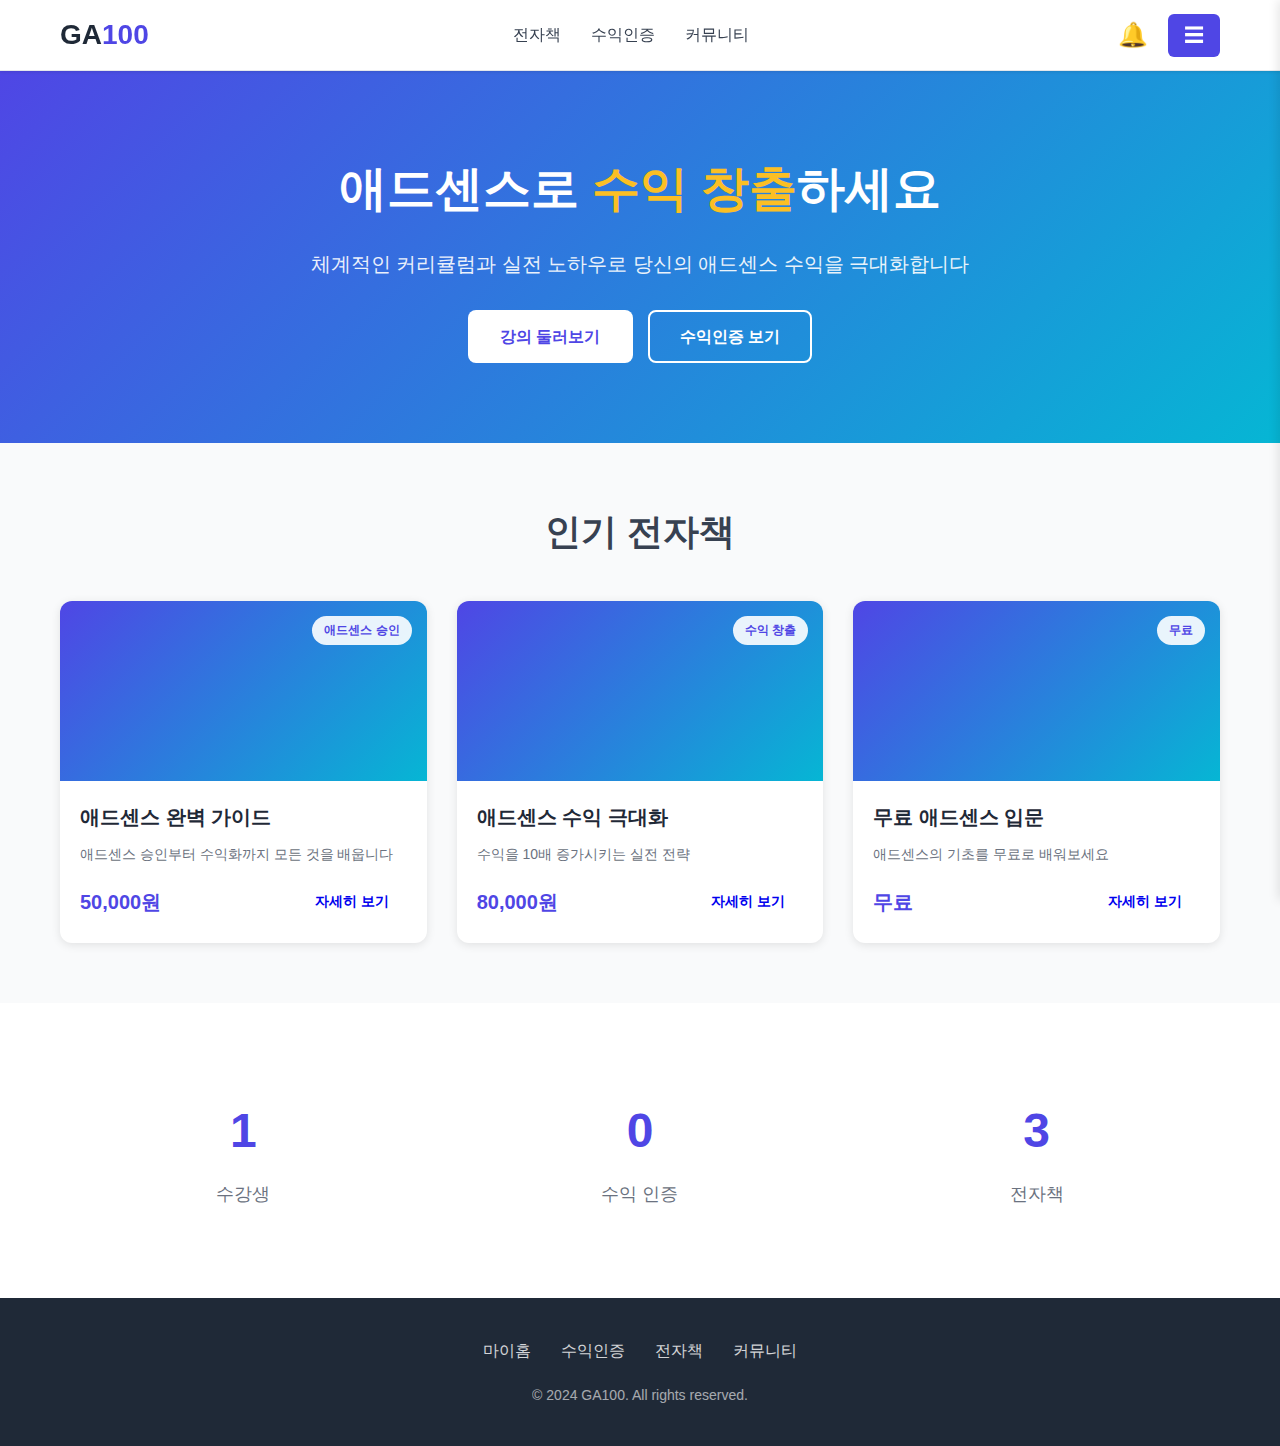
<file: index.html>
<!DOCTYPE html>
<html lang="ko">
<head>
    <meta charset="UTF-8">
    <meta name="viewport" content="width=device-width, initial-scale=1.0">
    <title>GA100 - 애드센스 수익화 전문 플랫폼</title>
    <link rel="stylesheet" href="css/style.css">
</head>
<body>
    <!-- 헤더 -->
    <header class="header">
        <div class="container">
            <div class="header-content">
                <div class="logo">
                    <a href="index.html">GA<span>100</span></a>
                </div>
                <nav class="nav">
                    <a href="#courses">전자책</a>
                    <a href="revenue.html">수익인증</a>
                    <a href="community.html">커뮤니티</a>
                </nav>
                <div class="header-actions">
                    <button class="notification-btn" id="notificationBtn">
                        🔔
                        <span class="notification-dot" id="notificationDot"></span>
                    </button>
                    <button class="menu-toggle" id="menuToggle">☰</button>
                </div>
            </div>
        </div>
    </header>

    <!-- 사이드바 -->
    <aside class="sidebar" id="sidebar">
        <div class="sidebar-header">
            <h3>GA100</h3>
            <button class="close-sidebar" id="closeSidebar">✕</button>
        </div>
        <div class="sidebar-content">
            <div class="sidebar-section">
                <button class="auth-btn" id="authBtn">로그인</button>
            </div>
            <div class="sidebar-section">
                <h4>강의</h4>
                <a href="courses.html?type=allinone">올인원 전자책</a>
                <a href="courses.html?type=extend">수강 기간 연장</a>
                <a href="courses.html">모든 강의 보기</a>
            </div>
            <div class="sidebar-section">
                <h4>커뮤니티</h4>
                <a href="community.html?tab=notice">공지</a>
                <a href="community.html?tab=secret">시크릿 1:1 질문</a>
                <a href="community.html?tab=community">제자 커뮤니티</a>
            </div>
            <div class="sidebar-section">
                <h4>프로그램</h4>
                <a href="#ai-writing">AI 글쓰기</a>
            </div>
        </div>
    </aside>

    <!-- 알림 드롭다운 -->
    <div class="notification-dropdown" id="notificationDropdown">
        <div class="notification-header">
            <h3>알림</h3>
        </div>
        <div class="notification-list" id="notificationList">
            <div class="notification-item">알림이 없습니다.</div>
        </div>
    </div>

    <!-- 메인 콘텐츠 -->
    <main class="main-content">
        <!-- 히어로 섹션 -->
        <section class="hero">
            <div class="container">
                <div class="hero-content">
                    <h1>애드센스로 <span>수익 창출</span>하세요</h1>
                    <p>체계적인 커리큘럼과 실전 노하우로 당신의 애드센스 수익을 극대화합니다</p>
                    <div class="hero-actions">
                        <a href="courses.html" class="btn btn-primary">강의 둘러보기</a>
                        <a href="revenue.html" class="btn btn-outline">수익인증 보기</a>
                    </div>
                </div>
            </div>
        </section>

        <!-- 인기 강의 -->
        <section class="featured-courses" id="courses">
            <div class="container">
                <h2>인기 전자책</h2>
                <div class="course-grid" id="featuredCourses">
                    <!-- 동적으로 로드 -->
                </div>
            </div>
        </section>

        <!-- 수익 통계 -->
        <section class="stats">
            <div class="container">
                <div class="stats-grid">
                    <div class="stat-item">
                        <div class="stat-number" id="totalStudents">0</div>
                        <div class="stat-label">수강생</div>
                    </div>
                    <div class="stat-item">
                        <div class="stat-number" id="totalRevenue">0</div>
                        <div class="stat-label">수익 인증</div>
                    </div>
                    <div class="stat-item">
                        <div class="stat-number" id="totalCourses">0</div>
                        <div class="stat-label">전자책</div>
                    </div>
                </div>
            </div>
        </section>
    </main>

    <!-- 푸터 -->
    <footer class="footer">
        <div class="container">
            <div class="footer-links">
                <a href="my-home.html">마이홈</a>
                <a href="revenue.html">수익인증</a>
                <a href="courses.html">전자책</a>
                <a href="community.html">커뮤니티</a>
            </div>
            <div class="footer-info">
                <p>&copy; 2024 GA100. All rights reserved.</p>
            </div>
        </div>
    </footer>

    <script src="js/storage.js"></script>
    <script src="js/auth.js"></script>
    <script src="js/security.js"></script>
    <script>
        // 페이지 로드 시 초기화
        document.addEventListener('DOMContentLoaded', function() {
            initAuth();
            loadFeaturedCourses();
            loadStats();
            checkNotifications();
            initSecurity();
        });

        // 사이드바 토글
        document.getElementById('menuToggle').addEventListener('click', function() {
            document.getElementById('sidebar').classList.add('active');
        });

        document.getElementById('closeSidebar').addEventListener('click', function() {
            document.getElementById('sidebar').classList.remove('active');
        });

        // 알림 토글
        document.getElementById('notificationBtn').addEventListener('click', function() {
            const dropdown = document.getElementById('notificationDropdown');
            dropdown.classList.toggle('active');
        });

        // 인기 강의 로드
        function loadFeaturedCourses() {
            const courses = getCourses().slice(0, 3);
            const container = document.getElementById('featuredCourses');
            
            container.innerHTML = courses.map(course => `
                <div class="course-card">
                    <div class="course-image">
                        <span class="course-badge">${course.category}</span>
                    </div>
                    <div class="course-content">
                        <h3>${course.title}</h3>
                        <p>${course.description}</p>
                        <div class="course-footer">
                            <span class="course-price">${course.price === 0 ? '무료' : course.price.toLocaleString() + '원'}</span>
                            <a href="course-detail.html?id=${course.id}" class="btn btn-small">자세히 보기</a>
                        </div>
                    </div>
                </div>
            `).join('');
        }

        // 통계 로드
        function loadStats() {
            const users = getUsers();
            const revenues = getRevenues();
            const courses = getCourses();
            
            document.getElementById('totalStudents').textContent = users.length;
            document.getElementById('totalRevenue').textContent = revenues.length;
            document.getElementById('totalCourses').textContent = courses.length;
        }

        // 알림 체크
        function checkNotifications() {
            const notifications = getNotifications();
            const unread = notifications.filter(n => !n.read).length;
            
            if (unread > 0) {
                document.getElementById('notificationDot').style.display = 'block';
            }
            
            const list = document.getElementById('notificationList');
            if (notifications.length === 0) {
                list.innerHTML = '<div class="notification-item">알림이 없습니다.</div>';
            } else {
                list.innerHTML = notifications.slice(0, 5).map(n => `
                    <div class="notification-item ${n.read ? '' : 'unread'}" onclick="openNotification('${n.id}')">
                        <div class="notification-title">${n.title}</div>
                        <div class="notification-time">${formatTime(n.time)}</div>
                    </div>
                `).join('');
            }
        }

        function openNotification(id) {
            markNotificationRead(id);
            const notification = getNotifications().find(n => n.id === id);
            if (notification) {
                window.location.href = notification.link;
            }
        }

        function formatTime(timestamp) {
            const date = new Date(timestamp);
            const now = new Date();
            const diff = now - date;
            const minutes = Math.floor(diff / 60000);
            const hours = Math.floor(minutes / 60);
            const days = Math.floor(hours / 24);
            
            if (minutes < 1) return '방금 전';
            if (minutes < 60) return `${minutes}분 전`;
            if (hours < 24) return `${hours}시간 전`;
            return `${days}일 전`;
        }
    </script>
</body>
</html>
</file>
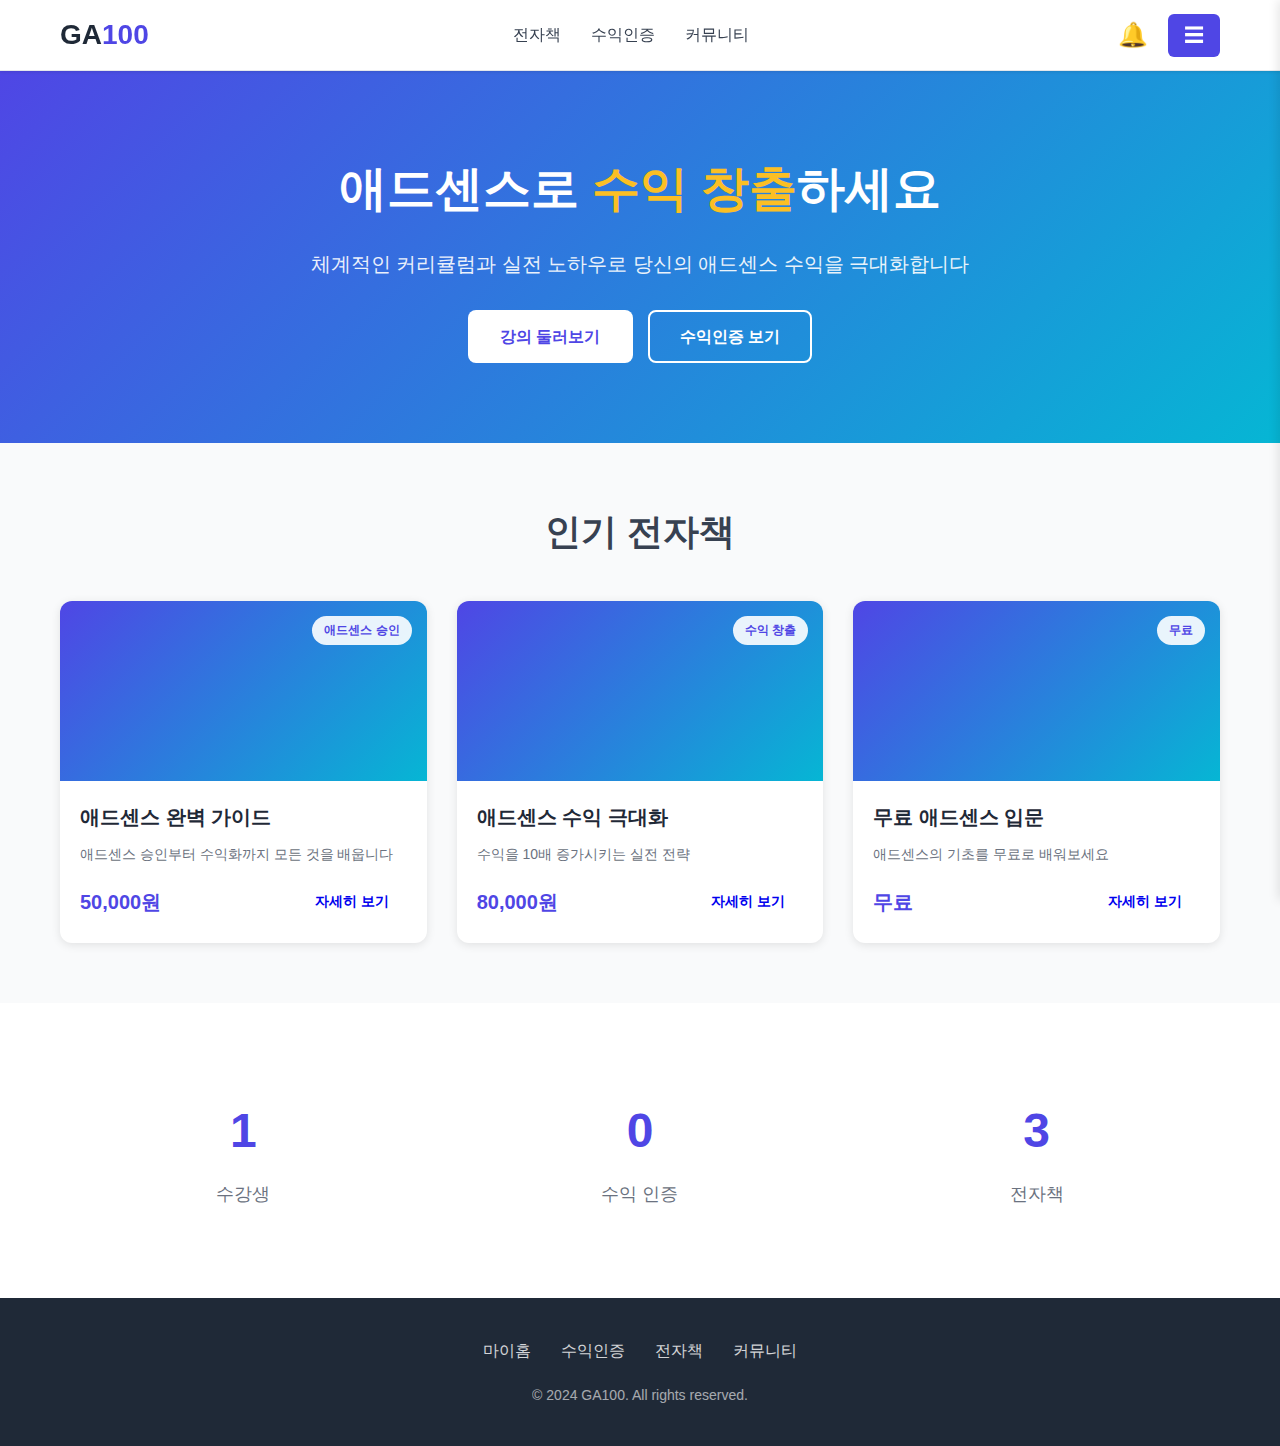
<file: admin.html>
<!DOCTYPE html>
<html lang="ko">
<head>
    <meta charset="UTF-8">
    <meta name="viewport" content="width=device-width, initial-scale=1.0">
    <title>관리자 - GA100</title>
    <link rel="stylesheet" href="css/style.css">
    <style>
        .admin-container {
            max-width: 1400px;
            margin: 0 auto;
            padding: 40px 20px;
        }
        
        .admin-header {
            background: white;
            padding: 30px;
            border-radius: 12px;
            margin-bottom: 30px;
            box-shadow: 0 2px 10px rgba(0,0,0,0.1);
        }
        
        .admin-header h1 {
            font-size: 32px;
            color: var(--dark);
            margin-bottom: 10px;
        }
        
        .admin-tabs {
            display: flex;
            gap: 10px;
            margin-bottom: 30px;
            overflow-x: auto;
        }
        
        .admin-tab {
            padding: 12px 24px;
            background: white;
            border: 2px solid var(--border);
            border-radius: 8px;
            cursor: pointer;
            font-weight: 600;
            white-space: nowrap;
            transition: all 0.3s;
        }
        
        .admin-tab.active {
            background: var(--primary);
            color: white;
            border-color: var(--primary);
        }
        
        .admin-panel {
            display: none;
        }
        
        .admin-panel.active {
            display: block;
        }
        
        .admin-box {
            background: white;
            border-radius: 12px;
            padding: 30px;
            box-shadow: 0 2px 10px rgba(0,0,0,0.1);
            margin-bottom: 25px;
        }
        
        .admin-box h3 {
            font-size: 20px;
            margin-bottom: 20px;
            padding-bottom: 15px;
            border-bottom: 2px solid var(--border);
        }
        
        .stats-grid {
            display: grid;
            grid-template-columns: repeat(auto-fit, minmax(200px, 1fr));
            gap: 20px;
            margin-bottom: 30px;
        }
        
        .stat-card {
            background: linear-gradient(135deg, var(--primary), var(--secondary));
            color: white;
            padding: 25px;
            border-radius: 12px;
            text-align: center;
        }
        
        .stat-value {
            font-size: 36px;
            font-weight: 800;
            margin-bottom: 5px;
        }
        
        .stat-label {
            opacity: 0.9;
        }
        
        .user-item {
            display: flex;
            justify-content: space-between;
            align-items: center;
            padding: 15px;
            border: 1px solid var(--border);
            border-radius: 8px;
            margin-bottom: 10px;
        }
        
        .user-info-admin {
            flex: 1;
        }
        
        .user-name-admin {
            font-weight: 600;
            color: var(--dark);
            margin-bottom: 5px;
        }
        
        .user-meta-admin {
            font-size: 14px;
            color: var(--text-light);
        }
        
        .user-actions {
            display: flex;
            gap: 8px;
        }
        
        .btn-small-danger {
            padding: 6px 12px;
            font-size: 13px;
            background: var(--danger);
            color: white;
            border: none;
            border-radius: 6px;
            cursor: pointer;
        }
        
        .btn-small-warning {
            padding: 6px 12px;
            font-size: 13px;
            background: var(--warning);
            color: white;
            border: none;
            border-radius: 6px;
            cursor: pointer;
        }
        
        .btn-small-success {
            padding: 6px 12px;
            font-size: 13px;
            background: var(--success);
            color: white;
            border: none;
            border-radius: 6px;
            cursor: pointer;
        }
        
        .enrollment-item {
            display: flex;
            justify-content: space-between;
            align-items: center;
            padding: 15px;
            border: 1px solid var(--border);
            border-radius: 8px;
            margin-bottom: 10px;
            background: var(--light);
        }
        
        .course-upload-form {
            background: var(--light);
            padding: 25px;
            border-radius: 12px;
            margin-top: 20px;
        }
        
        .blacklist-item {
            padding: 15px;
            border: 1px solid var(--danger);
            border-left: 4px solid var(--danger);
            border-radius: 8px;
            margin-bottom: 10px;
            background: #fef2f2;
        }
    </style>
</head>
<body>
    <header class="header">
        <div class="container">
            <div class="header-content">
                <div class="logo">
                    <a href="index.html">GA<span>100</span></a>
                </div>
                <nav class="nav">
                    <a href="admin.html">관리자</a>
                    <a href="index.html">메인으로</a>
                </nav>
                <div class="header-actions">
                    <button class="menu-toggle" onclick="logout(); window.location.href='index.html'">로그아웃</button>
                </div>
            </div>
        </div>
    </header>

    <main class="admin-container">
        <div class="admin-header">
            <h1>⚙️ 관리자 대시보드</h1>
            <p style="color: var(--text-light);">GA100 플랫폼 관리</p>
        </div>

        <div class="stats-grid">
            <div class="stat-card">
                <div class="stat-value" id="totalUsersCount">0</div>
                <div class="stat-label">전체 회원</div>
            </div>
            <div class="stat-card" style="background: linear-gradient(135deg, #10b981, #059669);">
                <div class="stat-value" id="totalCoursesCount">0</div>
                <div class="stat-label">전체 강의</div>
            </div>
            <div class="stat-card" style="background: linear-gradient(135deg, #f59e0b, #d97706);">
                <div class="stat-value" id="pendingEnrollments">0</div>
                <div class="stat-label">승인 대기</div>
            </div>
            <div class="stat-card" style="background: linear-gradient(135deg, #ef4444, #dc2626);">
                <div class="stat-value" id="blacklistedCount">0</div>
                <div class="stat-label">블랙리스트</div>
            </div>
        </div>

        <div class="admin-tabs">
            <button class="admin-tab active" onclick="switchAdminTab('dashboard')">대시보드</button>
            <button class="admin-tab" onclick="switchAdminTab('users')">회원 관리</button>
            <button class="admin-tab" onclick="switchAdminTab('courses')">강의 관리</button>
            <button class="admin-tab" onclick="switchAdminTab('enrollments')">수강 승인</button>
            <button class="admin-tab" onclick="switchAdminTab('blacklist')">블랙리스트</button>
        </div>

        <!-- 대시보드 -->
        <div class="admin-panel active" id="panel-dashboard">
            <div class="admin-box">
                <h3>최근 활동</h3>
                <div id="recentActivity"></div>
            </div>
        </div>

        <!-- 회원 관리 -->
        <div class="admin-panel" id="panel-users">
            <div class="admin-box">
                <h3>전체 회원 목록</h3>
                <div id="usersList"></div>
            </div>
        </div>

        <!-- 강의 관리 -->
        <div class="admin-panel" id="panel-courses">
            <div class="admin-box">
                <h3>강의 목록</h3>
                <button class="btn btn-primary" onclick="showCourseUploadForm()">강의 업로드</button>
                <div class="course-upload-form" id="courseUploadForm" style="display: none;">
                    <h4>새 강의 등록</h4>
                    <form onsubmit="handleCourseUpload(event)">
                        <div class="form-group">
                            <label>강의 제목</label>
                            <input type="text" class="form-control" id="courseTitle" required>
                        </div>
                        <div class="form-group">
                            <label>강의 설명</label>
                            <textarea class="form-control" id="courseDescription" required></textarea>
                        </div>
                        <div class="form-row" style="display: grid; grid-template-columns: 1fr 1fr; gap: 15px;">
                            <div class="form-group">
                                <label>카테고리</label>
                                <select class="form-control" id="courseCategory">
                                    <option>애드센스 승인</option>
                                    <option>수익 창출</option>
                                    <option>무료</option>
                                    <option>올인원</option>
                                </select>
                            </div>
                            <div class="form-group">
                                <label>가격 (원)</label>
                                <input type="number" class="form-control" id="coursePrice" value="0">
                            </div>
                        </div>
                        <div class="form-group">
                            <label>수강 기간 (일)</label>
                            <input type="number" class="form-control" id="courseDuration" value="30">
                        </div>
                        <div class="form-group">
                            <label>강의 내용</label>
                            <textarea class="form-control" id="courseContent" required style="min-height: 300px;"></textarea>
                        </div>
                        <div style="display: flex; gap: 10px;">
                            <button type="submit" class="btn btn-primary">강의 등록</button>
                            <button type="button" class="btn btn-outline" onclick="hideCourseUploadForm()">취소</button>
                        </div>
                    </form>
                </div>
                <div id="coursesList" style="margin-top: 20px;"></div>
            </div>
        </div>

        <!-- 수강 승인 -->
        <div class="admin-panel" id="panel-enrollments">
            <div class="admin-box">
                <h3>수강 승인 대기 목록</h3>
                <div id="enrollmentsList"></div>
            </div>
        </div>

        <!-- 블랙리스트 -->
        <div class="admin-panel" id="panel-blacklist">
            <div class="admin-box">
                <h3>블랙리스트</h3>
                <div id="blacklistList"></div>
            </div>
        </div>
    </main>

    <script src="js/storage.js"></script>
    <script src="js/auth.js"></script>
    <script>
        document.addEventListener('DOMContentLoaded', function() {
            if (!requireAdmin()) return;
            
            loadDashboard();
            loadStats();
        });

        function loadStats() {
            document.getElementById('totalUsersCount').textContent = getUsers().length;
            document.getElementById('totalCoursesCount').textContent = getCourses().length;
            document.getElementById('pendingEnrollments').textContent = 
                getEnrollments().filter(e => e.status === 'pending').length;
            document.getElementById('blacklistedCount').textContent = getBlacklist().length;
        }

        function switchAdminTab(tab) {
            document.querySelectorAll('.admin-tab').forEach(t => t.classList.remove('active'));
            document.querySelectorAll('.admin-panel').forEach(p => p.classList.remove('active'));
            
            event.target.classList.add('active');
            document.getElementById('panel-' + tab).classList.add('active');
            
            if (tab === 'users') loadUsers();
            if (tab === 'courses') loadCoursesList();
            if (tab === 'enrollments') loadEnrollments();
            if (tab === 'blacklist') loadBlacklist();
        }

        function loadDashboard() {
            const enrollments = getEnrollments().slice(-10).reverse();
            const container = document.getElementById('recentActivity');
            
            container.innerHTML = enrollments.map(e => {
                const user = getUsers().find(u => u.id === e.userId);
                const course = getCourseById(e.courseId);
                return `
                    <div class="user-item">
                        <div class="user-info-admin">
                            <div class="user-name-admin">${user?.nickname} → ${course?.title}</div>
                            <div class="user-meta-admin">
                                ${e.status === 'pending' ? '승인 대기' : e.status === 'active' ? '수강 중' : '종료'}
                                • ${formatDate(e.enrolled)}
                            </div>
                        </div>
                    </div>
                `;
            }).join('');
        }

        function loadUsers() {
            const users = getUsers();
            const container = document.getElementById('usersList');
            
            container.innerHTML = users.map(user => {
                if (user.role === 'admin') return '';
                
                return `
                    <div class="user-item">
                        <div class="user-info-admin">
                            <div class="user-name-admin">${user.nickname}</div>
                            <div class="user-meta-admin">
                                포인트: ${user.points.toLocaleString()}P • 
                                질문권: ${user.secretQuestions}회 • 
                                가입일: ${formatDate(user.created)}
                            </div>
                        </div>
                        <div class="user-actions">
                            <button class="btn-small-warning" onclick="suspendUser('${user.id}')">정지</button>
                            <button class="btn-small-danger" onclick="deleteUserAdmin('${user.id}')">탈퇴</button>
                        </div>
                    </div>
                `;
            }).join('');
        }

        function suspendUser(userId) {
            if (confirm('이 회원을 30일간 정지하시겠습니까?\n모든 회원에게 20,000P가 지급됩니다.')) {
                addToBlacklist(userId, '관리자에 의한 정지');
                alert('회원이 정지되었습니다.');
                loadStats();
                loadUsers();
            }
        }

        function deleteUserAdmin(userId) {
            if (confirm('이 회원을 완전히 탈퇴시키시겠습니까?')) {
                deleteUser(userId);
                alert('회원이 탈퇴되었습니다.');
                loadStats();
                loadUsers();
            }
        }

        function showCourseUploadForm() {
            document.getElementById('courseUploadForm').style.display = 'block';
        }

        function hideCourseUploadForm() {
            document.getElementById('courseUploadForm').style.display = 'none';
        }

        function handleCourseUpload(event) {
            event.preventDefault();
            
            const title = document.getElementById('courseTitle').value;
            const description = document.getElementById('courseDescription').value;
            const category = document.getElementById('courseCategory').value;
            const price = parseInt(document.getElementById('coursePrice').value);
            const duration = parseInt(document.getElementById('courseDuration').value);
            const content = document.getElementById('courseContent').value;
            
            addCourse({
                title,
                description,
                category,
                price,
                duration,
                content,
                isFree: price === 0
            });
            
            alert('강의가 등록되었습니다!');
            event.target.reset();
            hideCourseUploadForm();
            loadCoursesList();
            loadStats();
        }

        function loadCoursesList() {
            const courses = getCourses();
            const container = document.getElementById('coursesList');
            
            container.innerHTML = courses.map(course => `
                <div class="user-item">
                    <div class="user-info-admin">
                        <div class="user-name-admin">${course.title}</div>
                        <div class="user-meta-admin">
                            ${course.category} • ${course.price === 0 ? '무료' : course.price.toLocaleString() + '원'} • 
                            ${course.duration}일 수강
                        </div>
                    </div>
                    <div class="user-actions">
                        <button class="btn-small-danger" onclick="deleteCourseAdmin('${course.id}')">삭제</button>
                    </div>
                </div>
            `).join('');
        }

        function deleteCourseAdmin(courseId) {
            if (confirm('이 강의를 삭제하시겠습니까?')) {
                deleteCourse(courseId);
                alert('강의가 삭제되었습니다.');
                loadCoursesList();
                loadStats();
            }
        }

        function loadEnrollments() {
            const enrollments = getEnrollments().filter(e => e.status === 'pending');
            const container = document.getElementById('enrollmentsList');
            
            if (enrollments.length === 0) {
                container.innerHTML = '<p style="text-align: center; color: var(--text-light); padding: 40px;">승인 대기 중인 수강 신청이 없습니다.</p>';
                return;
            }
            
            container.innerHTML = enrollments.map(e => {
                const user = getUsers().find(u => u.id === e.userId);
                const course = getCourseById(e.courseId);
                
                return `
                    <div class="enrollment-item">
                        <div class="user-info-admin">
                            <div class="user-name-admin">${user?.nickname} → ${course?.title}</div>
                            <div class="user-meta-admin">
                                ${course?.price.toLocaleString()}원 • ${formatDate(e.enrolled)}
                            </div>
                        </div>
                        <div class="user-actions">
                            <button class="btn-small-success" onclick="approveEnrollment('${e.id}')">승인</button>
                            <button class="btn-small-danger" onclick="rejectEnrollment('${e.id}')">거부</button>
                        </div>
                    </div>
                `;
            }).join('');
        }

        function approveEnrollment(enrollmentId) {
            updateEnrollment(enrollmentId, { status: 'active' });
            alert('수강이 승인되었습니다.');
            loadEnrollments();
            loadStats();
        }

        function rejectEnrollment(enrollmentId) {
            if (confirm('이 수강 신청을 거부하시겠습니까?')) {
                updateEnrollment(enrollmentId, { status: 'rejected' });
                alert('수강 신청이 거부되었습니다.');
                loadEnrollments();
                loadStats();
            }
        }

        function loadBlacklist() {
            const blacklist = getBlacklist();
            const container = document.getElementById('blacklistList');
            
            if (blacklist.length === 0) {
                container.innerHTML = '<p style="text-align: center; color: var(--text-light); padding: 40px;">블랙리스트가 비어있습니다.</p>';
                return;
            }
            
            container.innerHTML = blacklist.map(item => {
                const user = getUsers().find(u => u.id === item.userId);
                const daysLeft = Math.ceil((item.expiryDate - Date.now()) / (1000 * 60 * 60 * 24));
                
                return `
                    <div class="blacklist-item">
                        <div class="user-info-admin">
                            <div class="user-name-admin">${user?.nickname || '탈퇴한 회원'}</div>
                            <div class="user-meta-admin">
                                사유: ${item.reason} • 
                                등록일: ${formatDate(item.added)} • 
                                해제까지: ${daysLeft}일
                            </div>
                        </div>
                        <button class="btn-small-success" onclick="removeBlacklist('${item.userId}')">해제</button>
                    </div>
                `;
            }).join('');
        }

        function removeBlacklist(userId) {
            if (confirm('블랙리스트에서 해제하시겠습니까?')) {
                removeFromBlacklist(userId);
                alert('블랙리스트에서 해제되었습니다.');
                loadBlacklist();
                loadStats();
            }
        }

        function formatDate(timestamp) {
            return new Date(timestamp).toLocaleDateString('ko-KR', {
                year: 'numeric',
                month: '2-digit',
                day: '2-digit'
            });
        }
    </script>
</body>
                  </html>
</file>
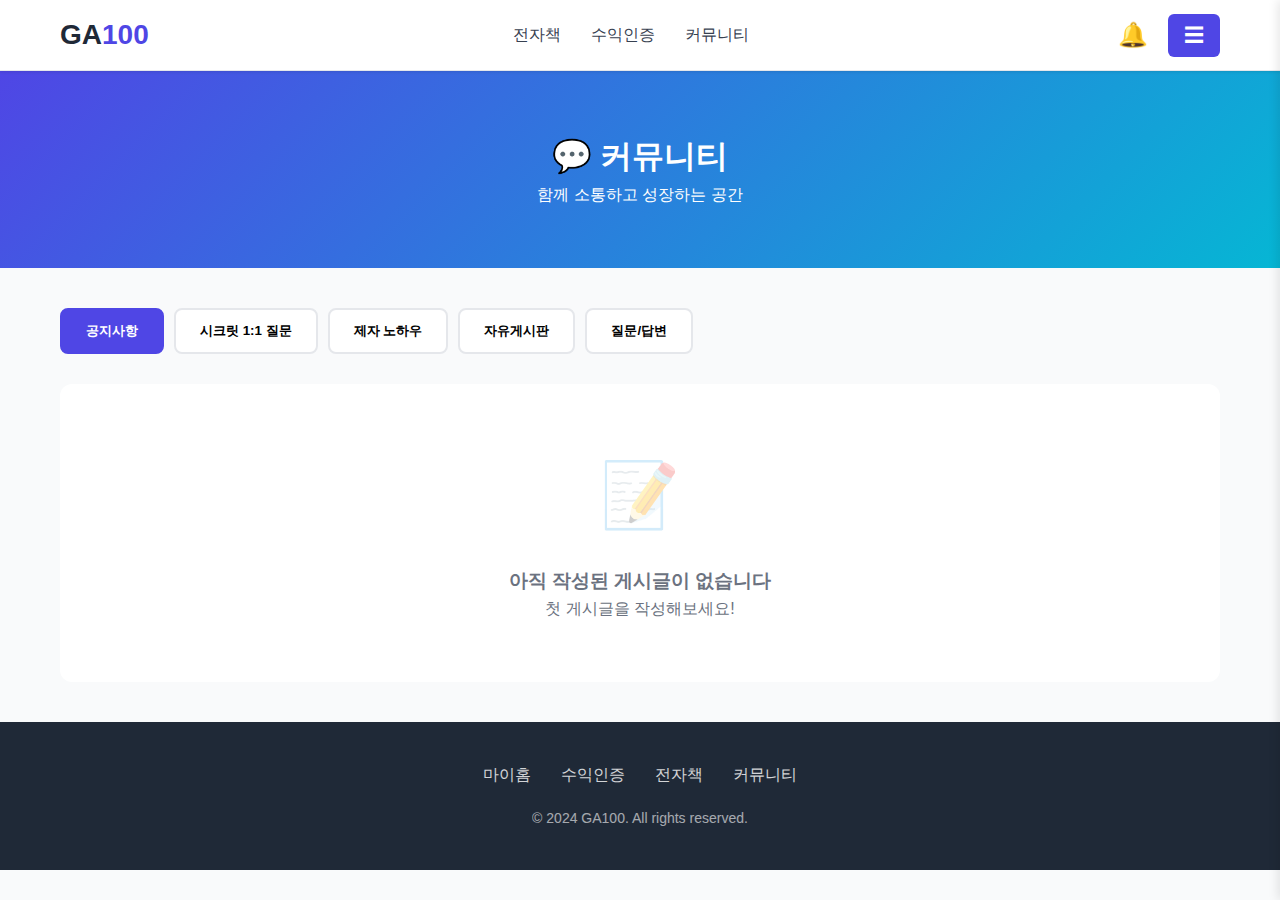
<file: community.html>
<!DOCTYPE html>
<html lang="ko">
<head>
    <meta charset="UTF-8">
    <meta name="viewport" content="width=device-width, initial-scale=1.0">
    <title>커뮤니티 - GA100</title>
    <link rel="stylesheet" href="css/style.css">
    <style>
        .community-hero {
            background: linear-gradient(135deg, var(--primary) 0%, var(--secondary) 100%);
            color: white;
            padding: 60px 0;
            text-align: center;
        }
        
        .community-container {
            max-width: 1200px;
            margin: 0 auto;
            padding: 40px 20px;
        }
        
        .community-tabs {
            display: flex;
            gap: 10px;
            margin-bottom: 30px;
            overflow-x: auto;
        }
        
        .community-tab {
            padding: 12px 24px;
            background: white;
            border: 2px solid var(--border);
            border-radius: 8px;
            cursor: pointer;
            font-weight: 600;
            white-space: nowrap;
            transition: all 0.3s;
        }
        
        .community-tab.active {
            background: var(--primary);
            color: white;
            border-color: var(--primary);
        }
        
        .tab-panel {
            display: none;
        }
        
        .tab-panel.active {
            display: block;
        }
        
        .post-actions {
            background: white;
            padding: 20px;
            border-radius: 12px;
            margin-bottom: 25px;
            display: flex;
            justify-content: space-between;
            align-items: center;
        }
        
        .post-form {
            background: white;
            padding: 30px;
            border-radius: 12px;
            margin-bottom: 25px;
            display: none;
        }
        
        .post-list {
            background: white;
            border-radius: 12px;
            overflow: hidden;
        }
        
        .post-item {
            padding: 20px;
            border-bottom: 1px solid var(--border);
            cursor: pointer;
            transition: background 0.3s;
        }
        
        .post-item:hover {
            background: var(--light);
        }
        
        .post-item:last-child {
            border-bottom: none;
        }
        
        .post-header {
            display: flex;
            justify-content: space-between;
            align-items: start;
            margin-bottom: 10px;
        }
        
        .post-title {
            font-size: 18px;
            font-weight: 600;
            color: var(--dark);
            margin-bottom: 8px;
        }
        
        .post-meta {
            display: flex;
            gap: 15px;
            font-size: 14px;
            color: var(--text-light);
        }
        
        .post-content-preview {
            color: var(--text);
            margin: 10px 0;
            line-height: 1.6;
        }
        
        .post-stats {
            display: flex;
            gap: 15px;
            font-size: 13px;
            color: var(--text-light);
        }
        
        .notice-badge {
            background: var(--danger);
            color: white;
            padding: 4px 10px;
            border-radius: 4px;
            font-size: 12px;
            font-weight: 600;
        }
        
        .secret-badge {
            background: var(--warning);
            color: white;
            padding: 4px 10px;
            border-radius: 4px;
            font-size: 12px;
            font-weight: 600;
        }
        
        .post-detail-modal {
            display: none;
            position: fixed;
            top: 0;
            left: 0;
            right: 0;
            bottom: 0;
            background: rgba(0,0,0,0.5);
            z-index: 1000;
            overflow-y: auto;
        }
        
        .post-detail-content {
            max-width: 800px;
            margin: 50px auto;
            background: white;
            border-radius: 12px;
            padding: 40px;
        }
        
        .post-detail-header {
            padding-bottom: 20px;
            border-bottom: 2px solid var(--border);
            margin-bottom: 20px;
        }
        
        .post-detail-title {
            font-size: 28px;
            font-weight: 700;
            margin-bottom: 15px;
        }
        
        .post-detail-body {
            line-height: 1.8;
            color: var(--text);
            padding: 20px 0;
            min-height: 200px;
        }
        
        .comments-section {
            margin-top: 40px;
            padding-top: 30px;
            border-top: 2px solid var(--border);
        }
        
        .comment-form {
            background: var(--light);
            padding: 20px;
            border-radius: 8px;
            margin-bottom: 25px;
        }
        
        .comment-item {
            background: var(--light);
            padding: 15px;
            border-radius: 8px;
            margin-bottom: 15px;
        }
        
        .comment-author {
            font-weight: 600;
            color: var(--dark);
            margin-bottom: 8px;
        }
        
        .comment-text {
            color: var(--text);
            line-height: 1.6;
        }
        
        .comment-date {
            font-size: 12px;
            color: var(--text-light);
            margin-top: 8px;
        }
        
        .modal-close {
            position: absolute;
            top: 20px;
            right: 20px;
            width: 40px;
            height: 40px;
            background: var(--light);
            border: none;
            border-radius: 50%;
            font-size: 24px;
            cursor: pointer;
            display: flex;
            align-items: center;
            justify-content: center;
        }
    </style>
</head>
<body>
    <header class="header">
        <div class="container">
            <div class="header-content">
                <div class="logo">
                    <a href="index.html">GA<span>100</span></a>
                </div>
                <nav class="nav">
                    <a href="courses.html">전자책</a>
                    <a href="revenue.html">수익인증</a>
                    <a href="community.html">커뮤니티</a>
                </nav>
                <div class="header-actions">
                    <button class="notification-btn" id="notificationBtn">🔔</button>
                    <button class="menu-toggle" id="menuToggle">☰</button>
                </div>
            </div>
        </div>
    </header>

    <aside class="sidebar" id="sidebar">
        <div class="sidebar-header">
            <h3>GA100</h3>
            <button class="close-sidebar" id="closeSidebar">✕</button>
        </div>
        <div class="sidebar-content">
            <div class="sidebar-section">
                <button class="auth-btn" id="authBtn">로그인</button>
            </div>
        </div>
    </aside>

    <div class="community-hero">
        <div class="container">
            <h1>💬 커뮤니티</h1>
            <p>함께 소통하고 성장하는 공간</p>
        </div>
    </div>

    <main class="community-container">
        <div class="community-tabs">
            <button class="community-tab active" onclick="switchCommunityTab('notice')">공지사항</button>
            <button class="community-tab" onclick="switchCommunityTab('secret')">시크릿 1:1 질문</button>
            <button class="community-tab" onclick="switchCommunityTab('knowhow')">제자 노하우</button>
            <button class="community-tab" onclick="switchCommunityTab('free')">자유게시판</button>
            <button class="community-tab" onclick="switchCommunityTab('qna')">질문/답변</button>
        </div>

        <!-- 공지사항 -->
        <div class="tab-panel active" id="panel-notice">
            <div class="post-actions" id="noticeActions" style="display: none;">
                <span>관리자 전용</span>
                <button class="btn btn-primary" onclick="showPostForm('notice')">공지 작성</button>
            </div>
            <div class="post-form" id="form-notice"></div>
            <div class="post-list" id="list-notice"></div>
        </div>

        <!-- 시크릿 1:1 질문 -->
        <div class="tab-panel" id="panel-secret">
            <div class="post-actions">
                <div>
                    <span>보유 질문권: <strong id="questionTickets">0</strong>회</span>
                </div>
                <button class="btn btn-primary" onclick="showPostForm('secret')">질문하기</button>
            </div>
            <div class="post-form" id="form-secret"></div>
            <div class="post-list" id="list-secret"></div>
        </div>

        <!-- 제자 노하우 -->
        <div class="tab-panel" id="panel-knowhow">
            <div class="post-actions">
                <span>나만의 노하우를 공유해주세요</span>
                <button class="btn btn-primary" onclick="showPostForm('knowhow')">노하우 공유</button>
            </div>
            <div class="post-form" id="form-knowhow"></div>
            <div class="post-list" id="list-knowhow"></div>
        </div>

        <!-- 자유게시판 -->
        <div class="tab-panel" id="panel-free">
            <div class="post-actions">
                <span>자유롭게 이야기를 나눠보세요</span>
                <button class="btn btn-primary" onclick="showPostForm('free')">글쓰기</button>
            </div>
            <div class="post-form" id="form-free"></div>
            <div class="post-list" id="list-free"></div>
        </div>

        <!-- 질문/답변 -->
        <div class="tab-panel" id="panel-qna">
            <div class="post-actions">
                <span>모두가 답변할 수 있습니다</span>
                <button class="btn btn-primary" onclick="showPostForm('qna')">질문하기</button>
            </div>
            <div class="post-form" id="form-qna"></div>
            <div class="post-list" id="list-qna"></div>
        </div>
    </main>

    <!-- 게시글 상세 모달 -->
    <div class="post-detail-modal" id="postDetailModal">
        <div class="post-detail-content">
            <button class="modal-close" onclick="closePostDetail()">✕</button>
            <div class="post-detail-header">
                <div class="post-detail-title" id="modalTitle"></div>
                <div class="post-meta" id="modalMeta"></div>
            </div>
            <div class="post-detail-body" id="modalBody"></div>
            
            <div class="comments-section">
                <h3>댓글 <span id="commentCount">0</span></h3>
                <div class="comment-form">
                    <form onsubmit="handleCommentSubmit(event)">
                        <div class="form-group">
                            <textarea class="form-control" placeholder="댓글을 입력하세요..." required></textarea>
                        </div>
                        <button type="submit" class="btn btn-primary">댓글 작성</button>
                    </form>
                </div>
                <div id="commentsList"></div>
            </div>
        </div>
    </div>

    <footer class="footer">
        <div class="container">
            <div class="footer-links">
                <a href="my-home.html">마이홈</a>
                <a href="revenue.html">수익인증</a>
                <a href="courses.html">전자책</a>
                <a href="community.html">커뮤니티</a>
            </div>
            <div class="footer-info">
                <p>&copy; 2024 GA100. All rights reserved.</p>
            </div>
        </div>
    </footer>

    <script src="js/storage.js"></script>
    <script src="js/auth.js"></script>
    <script>
        let currentPostId = null;
        
        document.addEventListener('DOMContentLoaded', function() {
            initAuth();
            checkAdminAccess();
            loadPosts('notice');
            
            const urlParams = new URLSearchParams(window.location.search);
            const tab = urlParams.get('tab');
            if (tab) switchCommunityTab(tab);
            
            updateQuestionTickets();
        });

        document.getElementById('menuToggle').addEventListener('click', function() {
            document.getElementById('sidebar').classList.add('active');
        });

        document.getElementById('closeSidebar').addEventListener('click', function() {
            document.getElementById('sidebar').classList.remove('active');
        });

        function checkAdminAccess() {
            const user = getCurrentUser();
            if (user && user.role === 'admin') {
                document.getElementById('noticeActions').style.display = 'flex';
            }
        }

        function updateQuestionTickets() {
            const user = getCurrentUser();
            if (user) {
                document.getElementById('questionTickets').textContent = user.secretQuestions;
            }
        }

        function switchCommunityTab(tab) {
            document.querySelectorAll('.community-tab').forEach(t => t.classList.remove('active'));
            document.querySelectorAll('.tab-panel').forEach(p => p.classList.remove('active'));
            
            const tabs = ['notice', 'secret', 'knowhow', 'free', 'qna'];
            const index = tabs.indexOf(tab);
            document.querySelectorAll('.community-tab')[index].classList.add('active');
            document.getElementById('panel-' + tab).classList.add('active');
            
            loadPosts(tab);
        }

        function showPostForm(type) {
            const user = getCurrentUser();
            if (!user) {
                alert('로그인이 필요합니다.');
                window.location.href = 'login.html';
                return;
            }
            
            if (type === 'notice' && user.role !== 'admin') {
                alert('관리자만 작성할 수 있습니다.');
                return;
            }
            
            if (type === 'secret' && user.secretQuestions <= 0) {
                alert('질문권이 부족합니다.');
                return;
            }
            
            const form = document.getElementById('form-' + type);
            form.innerHTML = `
                <h3>${type === 'notice' ? '공지사항' : type === 'secret' ? '시크릿 질문' : '게시글'} 작성</h3>
                <form onsubmit="handlePostSubmit(event, '${type}')">
                    <div class="form-group">
                        <label>제목</label>
                        <input type="text" class="form-control" required>
                    </div>
                    <div class="form-group">
                        <label>내용</label>
                        <textarea class="form-control" required style="min-height: 200px;"></textarea>
                    </div>
                    <div style="display: flex; gap: 10px;">
                        <button type="submit" class="btn btn-primary">등록</button>
                        <button type="button" class="btn btn-outline" onclick="hidePostForm('${type}')">취소</button>
                    </div>
                </form>
            `;
            form.style.display = 'block';
        }

        function hidePostForm(type) {
            document.getElementById('form-' + type).style.display = 'none';
        }

        function handlePostSubmit(event, type) {
            event.preventDefault();
            const user = getCurrentUser();
            const title = event.target.querySelector('input').value;
            const content = event.target.querySelector('textarea').value;
            
            const post = addCommunityPost({
                type,
                userId: user.id,
                title,
                content
            });
            
            if (type === 'secret') {
                updateUser(user.id, { secretQuestions: user.secretQuestions - 1 });
                updateQuestionTickets();
            } else if (type === 'knowhow' || type === 'free' || type === 'qna') {
                updateUser(user.id, { secretQuestions: user.secretQuestions + 2 });
                updateQuestionTickets();
            }
            
            alert('게시글이 등록되었습니다!');
            hidePostForm(type);
            loadPosts(type);
        }

        function loadPosts(type) {
            const posts = getCommunityPosts(type).sort((a, b) => b.created - a.created);
            const container = document.getElementById('list-' + type);
            const user = getCurrentUser();
            
            if (posts.length === 0) {
                container.innerHTML = `
                    <div style="text-align: center; padding: 60px 20px; color: var(--text-light);">
                        <div style="font-size: 64px; margin-bottom: 20px; opacity: 0.3;">📝</div>
                        <h3>아직 작성된 게시글이 없습니다</h3>
                        <p>첫 게시글을 작성해보세요!</p>
                    </div>
                `;
                return;
            }
            
            container.innerHTML = posts.map(post => {
                const author = getUsers().find(u => u.id === post.userId);
                const isSecret = type === 'secret';
                const canView = !isSecret || post.userId === user?.id || user?.role === 'admin';
                
                return `
                    <div class="post-item" onclick="openPost('${post.id}', ${canView})">
                        <div class="post-header">
                            <div>
                                <div class="post-title">
                                    ${type === 'notice' ? '<span class="notice-badge">공지</span> ' : ''}
                                    ${isSecret ? '<span class="secret-badge">시크릿</span> ' : ''}
                                    ${canView ? post.title : '🔒 비공개 질문'}
                                </div>
                                <div class="post-meta">
                                    <span>${author?.nickname || '익명'}</span>
                                    <span>${formatDate(post.created)}</span>
                                </div>
                            </div>
                        </div>
                        ${canView ? `
                            <div class="post-content-preview">${post.content.substring(0, 100)}${post.content.length > 100 ? '...' : ''}</div>
                        ` : ''}
                        <div class="post-stats">
                            <span>👁️ ${post.views || 0}</span>
                            <span>💬 ${post.comments?.length || 0}</span>
                        </div>
                    </div>
                `;
            }).join('');
        }

        function openPost(postId, canView) {
            if (!canView) {
                alert('본인의 질문만 확인할 수 있습니다.');
                return;
            }
            
            currentPostId = postId;
            const posts = getCommunityPosts();
            const post = posts.find(p => p.id === postId);
            
            if (!post) return;
            
            // 조회수 증가
            post.views = (post.views || 0) + 1;
            updatePost(postId, { views: post.views });
            
            const author = getUsers().find(u => u.id === post.userId);
            
            document.getElementById('modalTitle').textContent = post.title;
            document.getElementById('modalMeta').innerHTML = `
                <span>${author?.nickname || '익명'}</span>
                <span>${formatDate(post.created)}</span>
                <span>조회 ${post.views}</span>
            `;
            document.getElementById('modalBody').textContent = post.content;
            document.getElementById('commentCount').textContent = post.comments?.length || 0;
            
            loadComments(post);
            
            document.getElementById('postDetailModal').style.display = 'block';
        }

        function closePostDetail() {
            document.getElementById('postDetailModal').style.display = 'none';
        }

        function loadComments(post) {
            const container = document.getElementById('commentsList');
            const comments = post.comments || [];
            
            if (comments.length === 0) {
                container.innerHTML = '<p style="text-align: center; color: var(--text-light); padding: 20px;">아직 댓글이 없습니다.</p>';
                return;
            }
            
            container.innerHTML = comments.map(comment => {
                const author = getUsers().find(u => u.id === comment.userId);
                return `
                    <div class="comment-item">
                        <div class="comment-author">${author?.nickname || '익명'}</div>
                        <div class="comment-text">${comment.content}</div>
                        <div class="comment-date">${formatDate(comment.created)}</div>
                    </div>
                `;
            }).join('');
        }

        function handleCommentSubmit(event) {
            event.preventDefault();
            const user = getCurrentUser();
            
            if (!user) {
                alert('로그인이 필요합니다.');
                return;
            }
            
            const content = event.target.querySelector('textarea').value;
            
            addComment(currentPostId, {
                userId: user.id,
                content
            });
            
            alert('댓글이 작성되었습니다!\n질문권 1회가 지급되었습니다.');
            event.target.reset();
            
            const posts = getCommunityPosts();
            const post = posts.find(p => p.id === currentPostId);
            loadComments(post);
            document.getElementById('commentCount').textContent = post.comments.length;
            
            updateQuestionTickets();
        }

        function formatDate(timestamp) {
            const date = new Date(timestamp);
            const now = new Date();
            const diff = now - date;
            const hours = Math.floor(diff / 3600000);
            const days = Math.floor(hours / 24);
            
            if (hours < 1) return '방금 전';
            if (hours < 24) return `${hours}시간 전`;
            if (days < 7) return `${days}일 전`;
            return date.toLocaleDateString('ko-KR');
        }

        // 모달 외부 클릭 시 닫기
        document.getElementById('postDetailModal').addEventListener('click', function(e) {
            if (e.target === this) closePostDetail();
        });
    </script>
</body>
          </html>
</file>
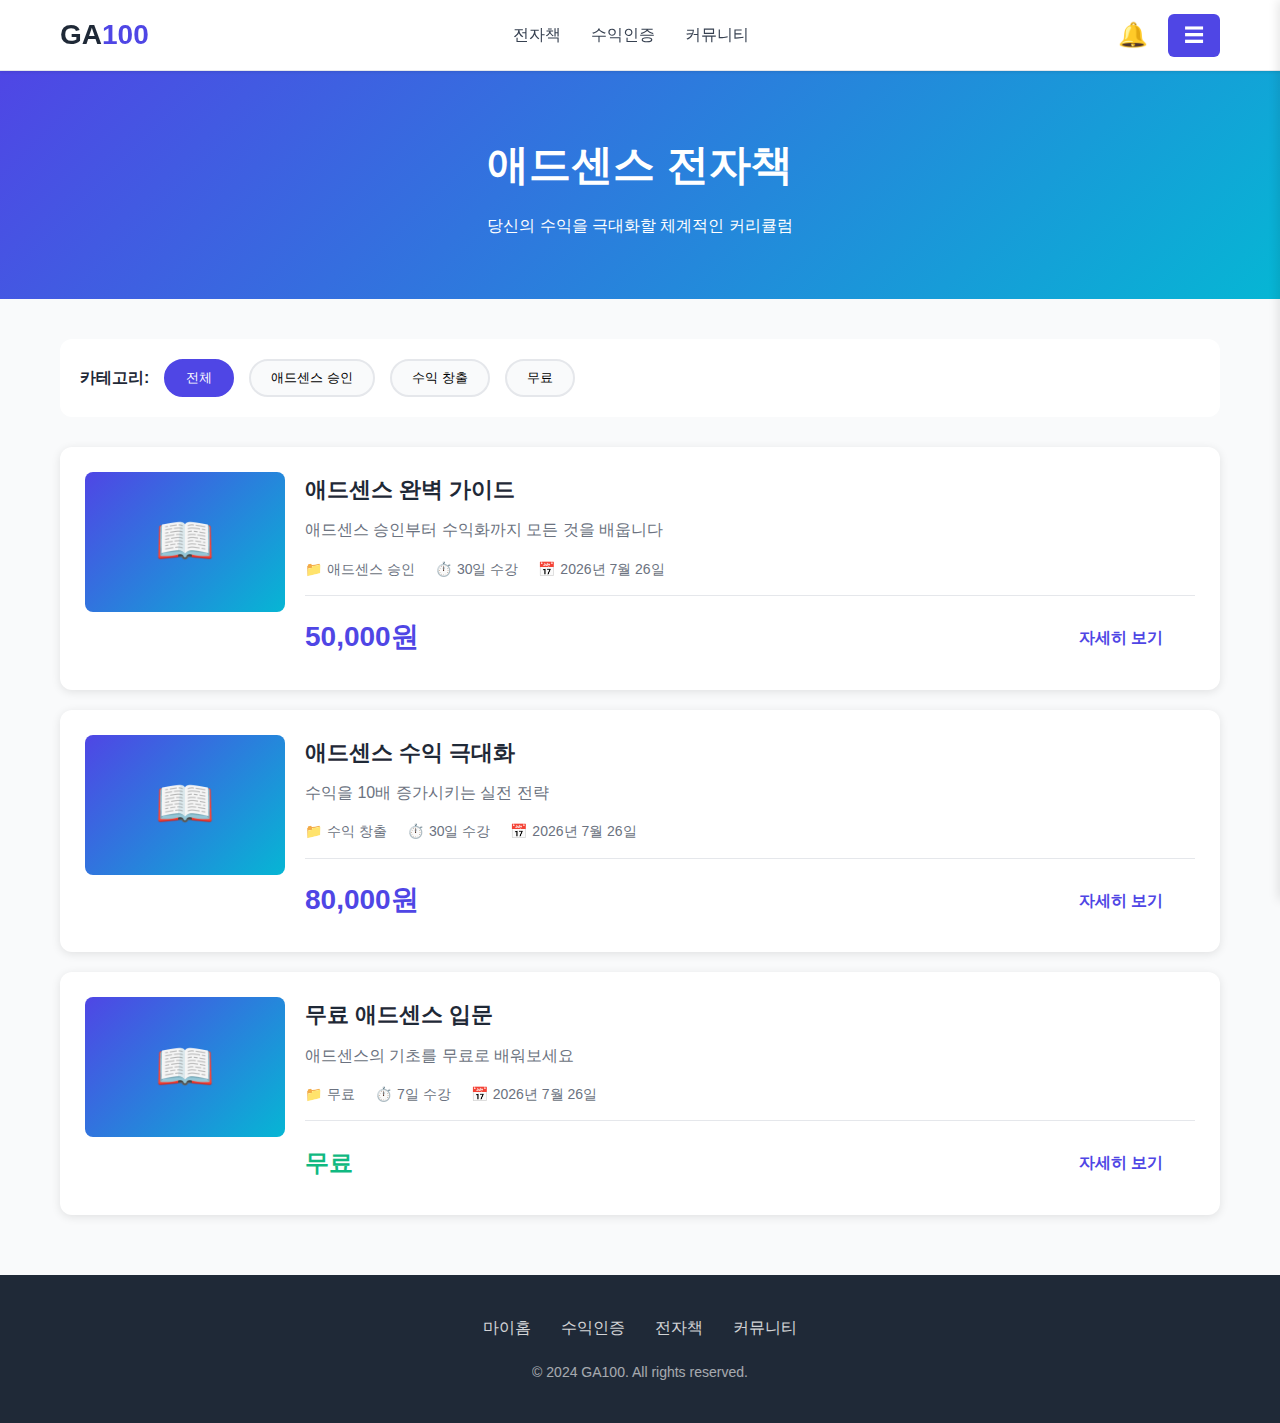
<file: course-detail.html>
<!DOCTYPE html>
<html lang="ko">
<head>
    <meta charset="UTF-8">
    <meta name="viewport" content="width=device-width, initial-scale=1.0">
    <title>강의 상세 - GA100</title>
    <link rel="stylesheet" href="css/style.css">
    <style>
        .course-header {
            background: linear-gradient(135deg, var(--primary) 0%, var(--secondary) 100%);
            color: white;
            padding: 60px 0;
        }
        
        .course-header-content {
            display: flex;
            gap: 40px;
            align-items: center;
        }
        
        .course-header-thumb {
            width: 300px;
            height: 200px;
            background: rgba(255,255,255,0.1);
            border-radius: 12px;
            display: flex;
            align-items: center;
            justify-content: center;
            font-size: 80px;
        }
        
        .course-header-info h1 {
            font-size: 36px;
            margin-bottom: 15px;
        }
        
        .course-header-info p {
            font-size: 18px;
            opacity: 0.9;
            margin-bottom: 20px;
        }
        
        .course-badges {
            display: flex;
            gap: 10px;
        }
        
        .course-badge-large {
            padding: 8px 16px;
            background: rgba(255,255,255,0.2);
            border-radius: 20px;
            font-size: 14px;
        }
        
        .course-container {
            max-width: 1200px;
            margin: -50px auto 0;
            padding: 0 20px 60px;
            position: relative;
        }
        
        .course-main {
            display: grid;
            grid-template-columns: 1fr 350px;
            gap: 30px;
        }
        
        .course-content-box {
            background: white;
            border-radius: 12px;
            padding: 40px;
            box-shadow: 0 2px 10px rgba(0,0,0,0.1);
        }
        
        .course-sidebar {
            position: sticky;
            top: 90px;
            height: fit-content;
        }
        
        .price-box {
            background: white;
            border-radius: 12px;
            padding: 30px;
            box-shadow: 0 2px 10px rgba(0,0,0,0.1);
            margin-bottom: 20px;
        }
        
        .price-amount {
            font-size: 36px;
            font-weight: 800;
            color: var(--primary);
            margin-bottom: 10px;
        }
        
        .price-info {
            color: var(--text-light);
            font-size: 14px;
            margin-bottom: 20px;
        }
        
        .enroll-btn {
            width: 100%;
            padding: 16px;
            background: var(--primary);
            color: white;
            border: none;
            border-radius: 8px;
            font-size: 18px;
            font-weight: 700;
            cursor: pointer;
            transition: all 0.3s;
        }
        
        .enroll-btn:hover {
            background: var(--primary-dark);
            transform: translateY(-2px);
        }
        
        .enroll-btn:disabled {
            background: var(--border);
            cursor: not-allowed;
            transform: none;
        }
        
        .point-usage-box {
            background: var(--light);
            padding: 20px;
            border-radius: 8px;
            margin-top: 15px;
        }
        
        .point-usage-box h4 {
            margin-bottom: 10px;
            color: var(--dark);
        }
        
        .course-includes {
            background: white;
            border-radius: 12px;
            padding: 25px;
            box-shadow: 0 2px 10px rgba(0,0,0,0.1);
        }
        
        .course-includes h3 {
            margin-bottom: 20px;
        }
        
        .include-item {
            display: flex;
            align-items: center;
            gap: 12px;
            padding: 12px 0;
            border-bottom: 1px solid var(--border);
        }
        
        .include-item:last-child {
            border-bottom: none;
        }
        
        .include-icon {
            width: 40px;
            height: 40px;
            background: var(--light);
            border-radius: 8px;
            display: flex;
            align-items: center;
            justify-content: center;
            font-size: 20px;
        }
        
        .tabs {
            display: flex;
            gap: 5px;
            margin-bottom: 30px;
            border-bottom: 2px solid var(--border);
        }
        
        .tab {
            padding: 15px 25px;
            background: none;
            border: none;
            cursor: pointer;
            font-size: 16px;
            font-weight: 600;
            color: var(--text-light);
            position: relative;
            transition: color 0.3s;
        }
        
        .tab.active {
            color: var(--primary);
        }
        
        .tab.active::after {
            content: '';
            position: absolute;
            bottom: -2px;
            left: 0;
            right: 0;
            height: 2px;
            background: var(--primary);
        }
        
        .tab-panel {
            display: none;
        }
        
        .tab-panel.active {
            display: block;
        }
        
        .course-text {
            line-height: 1.8;
            color: var(--text);
        }
        
        .review-form {
            background: var(--light);
            padding: 25px;
            border-radius: 12px;
            margin-bottom: 30px;
        }
        
        .review-item {
            background: white;
            padding: 20px;
            border-radius: 8px;
            margin-bottom: 15px;
        }
        
        .review-header {
            display: flex;
            justify-content: space-between;
            align-items: center;
            margin-bottom: 10px;
        }
        
        .review-author {
            font-weight: 600;
            color: var(--dark);
        }
        
        .review-date {
            font-size: 14px;
            color: var(--text-light);
        }
        
        @media (max-width: 768px) {
            .course-main {
                grid-template-columns: 1fr;
            }
            
            .course-sidebar {
                position: static;
            }
            
            .course-header-content {
                flex-direction: column;
                text-align: center;
            }
        }
    </style>
</head>
<body>
    <header class="header">
        <div class="container">
            <div class="header-content">
                <div class="logo">
                    <a href="index.html">GA<span>100</span></a>
                </div>
                <nav class="nav">
                    <a href="courses.html">전자책</a>
                    <a href="revenue.html">수익인증</a>
                    <a href="community.html">커뮤니티</a>
                </nav>
                <div class="header-actions">
                    <button class="menu-toggle" id="menuToggle">☰</button>
                </div>
            </div>
        </div>
    </header>

    <div class="course-header">
        <div class="container">
            <div class="course-header-content">
                <div class="course-header-thumb">📖</div>
                <div class="course-header-info">
                    <h1 id="courseTitle"></h1>
                    <p id="courseDescription"></p>
                    <div class="course-badges">
                        <span class="course-badge-large" id="courseCategory"></span>
                        <span class="course-badge-large" id="courseDuration"></span>
                    </div>
                </div>
            </div>
        </div>
    </div>

    <main class="course-container">
        <div class="course-main">
            <div>
                <div class="course-content-box">
                    <div class="tabs">
                        <button class="tab active" onclick="switchTab('content')">강의 내용</button>
                        <button class="tab" onclick="switchTab('reviews')">수강 후기</button>
                    </div>
                    
                    <div class="tab-panel active" id="tab-content">
                        <div class="course-text" id="courseContent"></div>
                    </div>
                    
                    <div class="tab-panel" id="tab-reviews">
                        <div class="review-form" id="reviewForm" style="display: none;">
                            <h3>수강 후기 작성</h3>
                            <p style="color: var(--text-light); margin: 10px 0;">후기 작성 시 시크릿 질문권 1회가 지급됩니다.</p>
                            <form onsubmit="handleReviewSubmit(event)">
                                <div class="form-group">
                                    <textarea class="form-control" placeholder="수강 후기를 작성해주세요..." required></textarea>
                                </div>
                                <button type="submit" class="btn btn-primary">후기 등록</button>
                            </form>
                        </div>
                        <div id="reviewsList"></div>
                    </div>
                </div>
            </div>
            
            <div class="course-sidebar">
                <div class="price-box">
                    <div class="price-amount" id="coursePrice"></div>
                    <div class="price-info">수강 기간: <strong id="coursePeriod"></strong></div>
                    <button class="enroll-btn" id="enrollBtn" onclick="handleEnroll()">수강 신청</button>
                    
                    <div class="point-usage-box" id="pointBox" style="display: none;">
                        <h4>포인트 사용</h4>
                        <p style="font-size: 14px; color: var(--text-light); margin-bottom: 10px;">
                            보유 포인트: <strong id="userPoints">0</strong>P
                        </p>
                        <p style="font-size: 13px; color: var(--text-light);">
                            강의료의 40% 이상 보유 시 5일간 수강 가능
                        </p>
                        <button class="btn btn-outline" style="width: 100%; margin-top: 10px;" onclick="usePoints()">포인트로 수강</button>
                    </div>
                </div>
                
                <div class="course-includes">
                    <h3>포함 내용</h3>
                    <div class="include-item">
                        <div class="include-icon">📚</div>
                        <div>
                            <strong>체계적인 커리큘럼</strong>
                            <p style="font-size: 13px; color: var(--text-light); margin: 0;">단계별 학습 가이드</p>
                        </div>
                    </div>
                    <div class="include-item">
                        <div class="include-icon">💬</div>
                        <div>
                            <strong>1:1 질문 지원</strong>
                            <p style="font-size: 13px; color: var(--text-light); margin: 0;">질문권으로 궁금증 해결</p>
                        </div>
                    </div>
                    <div class="include-item">
                        <div class="include-icon">🎯</div>
                        <div>
                            <strong>실전 노하우</strong>
                            <p style="font-size: 13px; color: var(--text-light); margin: 0;">검증된 수익화 전략</p>
                        </div>
                    </div>
                </div>
            </div>
        </div>
    </main>

    <footer class="footer">
        <div class="container">
            <div class="footer-links">
                <a href="my-home.html">마이홈</a>
                <a href="revenue.html">수익인증</a>
                <a href="courses.html">전자책</a>
                <a href="community.html">커뮤니티</a>
            </div>
            <div class="footer-info">
                <p>&copy; 2024 GA100. All rights reserved.</p>
            </div>
        </div>
    </footer>

    <script src="js/storage.js"></script>
    <script src="js/auth.js"></script>
    <script src="js/security.js"></script>
    <script>
        let currentCourse = null;
        
        document.addEventListener('DOMContentLoaded', function() {
            const urlParams = new URLSearchParams(window.location.search);
            const courseId = urlParams.get('id');
            
            if (!courseId) {
                window.location.href = 'courses.html';
                return;
            }
            
            initSecurity();
            loadCourseDetail(courseId);
            loadReviews(courseId);
        });

        document.getElementById('menuToggle').addEventListener('click', function() {
            alert('사이드바는 메인 페이지에서 사용할 수 있습니다.');
        });

        function loadCourseDetail(courseId) {
            const course = getCourseById(courseId);
            if (!course) {
                alert('강의를 찾을 수 없습니다.');
                window.location.href = 'courses.html';
                return;
            }
            
            currentCourse = course;
            const user = getCurrentUser();
            
            document.getElementById('courseTitle').textContent = course.title;
            document.getElementById('courseDescription').textContent = course.description;
            document.getElementById('courseCategory').textContent = course.category;
            document.getElementById('courseDuration').textContent = course.duration + '일 수강';
            document.getElementById('coursePeriod').textContent = course.duration + '일';
            
            if (course.isFree) {
                document.getElementById('coursePrice').textContent = '무료';
                document.getElementById('coursePrice').style.color = 'var(--success)';
            } else {
                document.getElementById('coursePrice').textContent = course.price.toLocaleString() + '원';
            }
            
            // 수강 권한 체크
            if (user && checkEnrollment(user.id, courseId)) {
                document.getElementById('courseContent').innerHTML = `<div class="course-text">${course.content}</div>`;
                document.getElementById('enrollBtn').textContent = '수강 중';
                document.getElementById('enrollBtn').disabled = true;
                document.getElementById('reviewForm').style.display = 'block';
            } else {
                document.getElementById('courseContent').innerHTML = `
                    <div style="text-align: center; padding: 60px 20px; background: var(--light); border-radius: 12px;">
                        <div style="font-size: 64px; margin-bottom: 20px;">🔒</div>
                        <h3>수강 신청 후 이용 가능합니다</h3>
                        <p style="color: var(--text-light); margin-top: 10px;">강의를 구매하시면 전체 내용을 확인하실 수 있습니다.</p>
                    </div>
                `;
            }
            
            // 포인트 사용 옵션 표시
            if (user && !course.isFree) {
                const requiredPoints = Math.ceil(course.price * 0.4);
                document.getElementById('userPoints').textContent = user.points.toLocaleString();
                
                if (user.points >= requiredPoints) {
                    document.getElementById('pointBox').style.display = 'block';
                }
            }
        }

        function handleEnroll() {
            const user = getCurrentUser();
            
            if (!user) {
                alert('로그인이 필요합니다.');
                window.location.href = 'login.html';
                return;
            }
            
            if (currentCourse.isFree) {
                enrollCourse(false);
            } else {
                if (confirm(`${currentCourse.price.toLocaleString()}원을 결제하시겠습니까?\n\n결제 후 관리자 승인이 필요합니다.`)) {
                    alert('실제 결제는 관리자에게 문의해주세요.\n입금 확인 후 수강이 승인됩니다.');
                    enrollCourse(false);
                }
            }
        }

        function usePoints() {
            const user = getCurrentUser();
            const requiredPoints = Math.ceil(currentCourse.price * 0.4);
            
            if (user.points < requiredPoints) {
                alert(`포인트가 부족합니다.\n필요 포인트: ${requiredPoints.toLocaleString()}P`);
                return;
            }
            
            if (confirm(`${requiredPoints.toLocaleString()}P를 사용하여 5일간 수강하시겠습니까?`)) {
                updateUser(user.id, { points: user.points - requiredPoints });
                enrollCourse(true, 5);
                alert('포인트 수강이 완료되었습니다!');
                location.reload();
            }
        }

        function enrollCourse(isPointUsage = false, days = null) {
            const user = getCurrentUser();
            const duration = days || currentCourse.duration;
            const expiryDate = new Date();
            expiryDate.setDate(expiryDate.getDate() + duration);
            
            addEnrollment({
                userId: user.id,
                courseId: currentCourse.id,
                expiryDate: expiryDate.getTime(),
                status: currentCourse.isFree || isPointUsage ? 'active' : 'pending',
                paymentMethod: isPointUsage ? 'points' : 'payment'
            });
            
            if (currentCourse.isFree || isPointUsage) {
                alert('수강 신청이 완료되었습니다!');
                location.reload();
            } else {
                alert('수강 신청이 접수되었습니다.\n관리자 승인 후 수강이 가능합니다.');
                window.location.href = 'my-home.html';
            }
        }

        function switchTab(tab) {
            document.querySelectorAll('.tab').forEach(t => t.classList.remove('active'));
            document.querySelectorAll('.tab-panel').forEach(p => p.classList.remove('active'));
            
            event.target.classList.add('active');
            document.getElementById('tab-' + tab).classList.add('active');
        }

        function loadReviews(courseId) {
            const reviews = getCommunityPosts('review').filter(r => r.courseId === courseId);
            const container = document.getElementById('reviewsList');
            
            if (reviews.length === 0) {
                container.innerHTML = `
                    <div style="text-align: center; padding: 40px; color: var(--text-light);">
                        <p>아직 작성된 후기가 없습니다.</p>
                    </div>
                `;
                return;
            }
            
            container.innerHTML = reviews.map(review => `
                <div class="review-item">
                    <div class="review-header">
                        <span class="review-author">${getUsers().find(u => u.id === review.userId)?.nickname || '익명'}</span>
                        <span class="review-date">${formatDate(review.created)}</span>
                    </div>
                    <div>${review.content}</div>
                </div>
            `).join('');
        }

        function handleReviewSubmit(event) {
            event.preventDefault();
            
            const user = getCurrentUser();
            const content = event.target.querySelector('textarea').value;
            
            addCommunityPost({
                type: 'review',
                courseId: currentCourse.id,
                userId: user.id,
                content
            });
            
            // 질문권 지급
            updateUser(user.id, { secretQuestions: user.secretQuestions + 1 });
            
            alert('후기가 등록되었습니다!\n시크릿 질문권 1회가 지급되었습니다.');
            location.reload();
        }

        function formatDate(timestamp) {
            return new Date(timestamp).toLocaleDateString('ko-KR');
        }
    </script>
</body>
  </html>
</file>
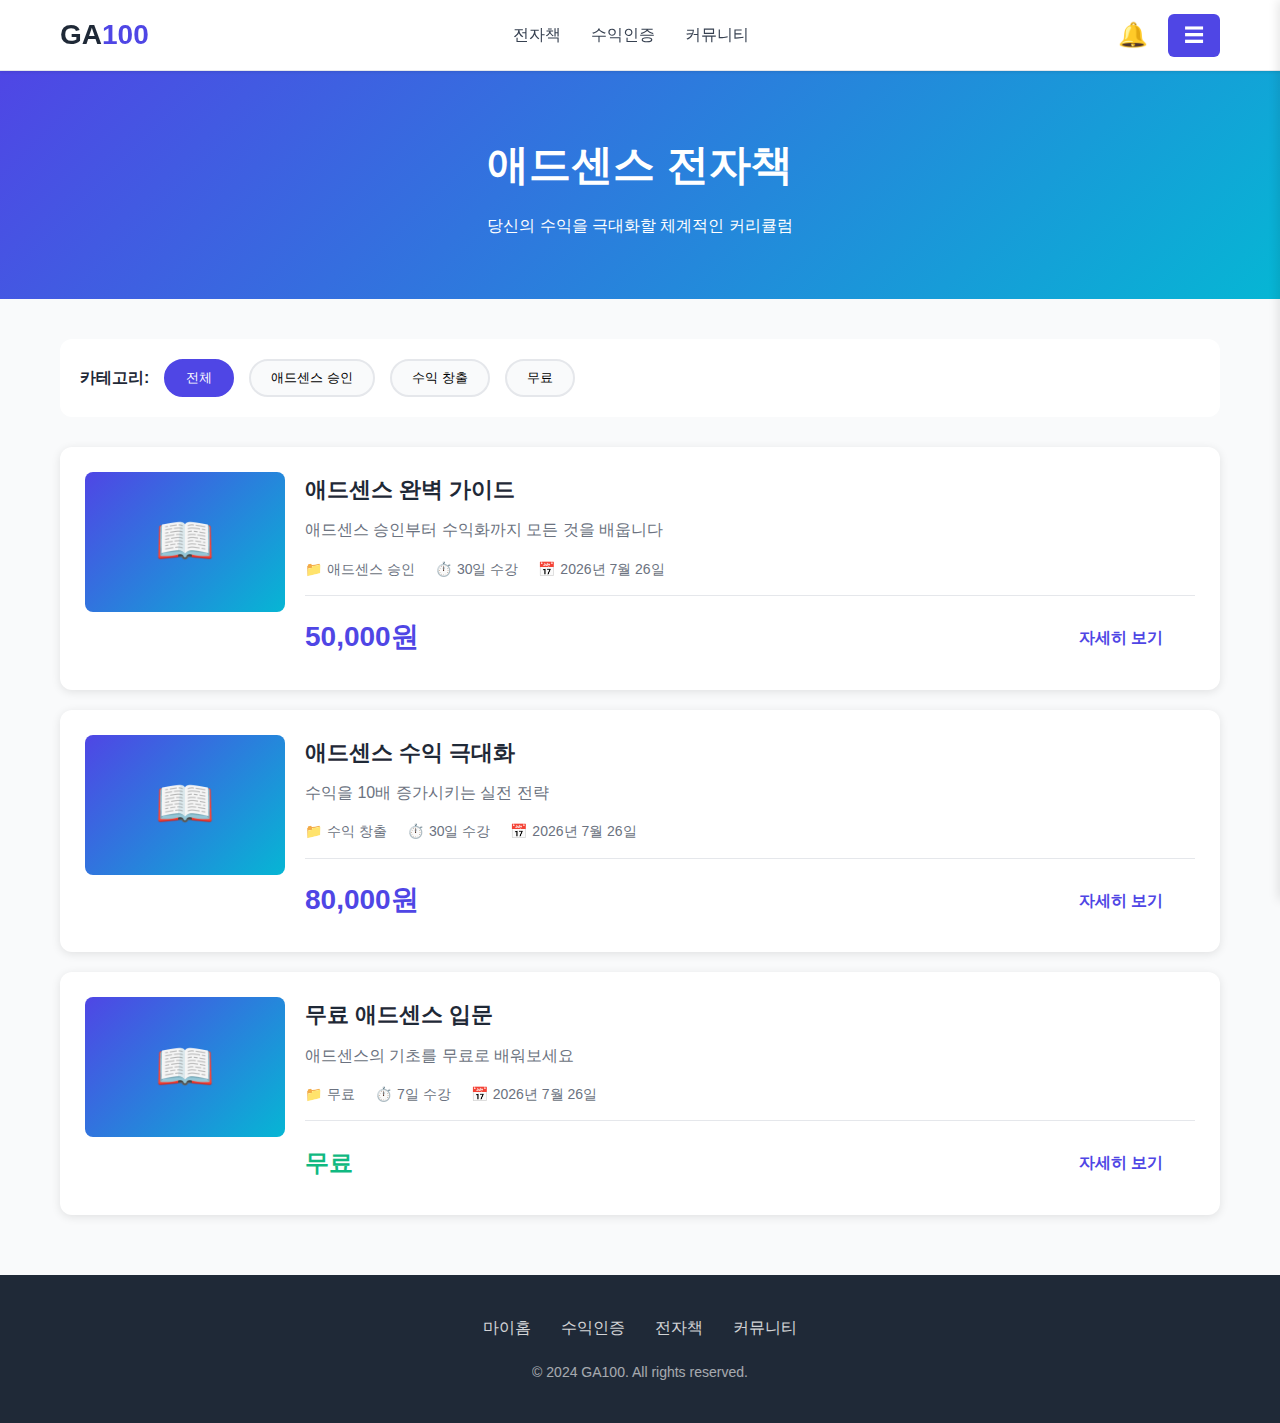
<file: courses.html>
<!DOCTYPE html>
<html lang="ko">
<head>
    <meta charset="UTF-8">
    <meta name="viewport" content="width=device-width, initial-scale=1.0">
    <title>전자책 - GA100</title>
    <link rel="stylesheet" href="css/style.css">
    <style>
        .courses-hero {
            background: linear-gradient(135deg, var(--primary) 0%, var(--secondary) 100%);
            color: white;
            padding: 60px 0;
            text-align: center;
        }
        
        .courses-hero h1 {
            font-size: 42px;
            margin-bottom: 15px;
        }
        
        .courses-container {
            max-width: 1200px;
            margin: 0 auto;
            padding: 40px 20px;
        }
        
        .filters {
            background: white;
            padding: 20px;
            border-radius: 12px;
            margin-bottom: 30px;
            display: flex;
            gap: 15px;
            flex-wrap: wrap;
            align-items: center;
        }
        
        .filter-label {
            font-weight: 600;
            color: var(--dark);
        }
        
        .filter-btn {
            padding: 8px 20px;
            background: var(--light);
            border: 2px solid var(--border);
            border-radius: 20px;
            cursor: pointer;
            transition: all 0.3s;
            font-weight: 500;
        }
        
        .filter-btn.active {
            background: var(--primary);
            color: white;
            border-color: var(--primary);
        }
        
        .course-detail-card {
            background: white;
            border-radius: 12px;
            overflow: hidden;
            box-shadow: 0 2px 10px rgba(0,0,0,0.1);
            transition: all 0.3s;
            margin-bottom: 20px;
        }
        
        .course-detail-card:hover {
            transform: translateY(-3px);
            box-shadow: 0 5px 20px rgba(0,0,0,0.15);
        }
        
        .course-detail-content {
            display: flex;
            gap: 20px;
            padding: 25px;
        }
        
        .course-detail-thumb {
            width: 200px;
            height: 140px;
            background: linear-gradient(135deg, var(--primary), var(--secondary));
            border-radius: 8px;
            flex-shrink: 0;
            display: flex;
            align-items: center;
            justify-content: center;
            font-size: 48px;
        }
        
        .course-detail-info {
            flex: 1;
        }
        
        .course-detail-info h3 {
            font-size: 22px;
            margin-bottom: 10px;
            color: var(--dark);
        }
        
        .course-detail-info p {
            color: var(--text-light);
            margin-bottom: 15px;
            line-height: 1.6;
        }
        
        .course-detail-meta {
            display: flex;
            gap: 20px;
            margin-bottom: 15px;
        }
        
        .meta-item {
            display: flex;
            align-items: center;
            gap: 5px;
            color: var(--text-light);
            font-size: 14px;
        }
        
        .course-detail-footer {
            display: flex;
            justify-content: space-between;
            align-items: center;
            padding-top: 15px;
            border-top: 1px solid var(--border);
        }
        
        .course-price-tag {
            font-size: 28px;
            font-weight: 700;
            color: var(--primary);
        }
        
        .course-free-tag {
            font-size: 24px;
            font-weight: 700;
            color: var(--success);
        }
    </style>
</head>
<body>
    <header class="header">
        <div class="container">
            <div class="header-content">
                <div class="logo">
                    <a href="index.html">GA<span>100</span></a>
                </div>
                <nav class="nav">
                    <a href="courses.html">전자책</a>
                    <a href="revenue.html">수익인증</a>
                    <a href="community.html">커뮤니티</a>
                </nav>
                <div class="header-actions">
                    <button class="notification-btn" id="notificationBtn">🔔</button>
                    <button class="menu-toggle" id="menuToggle">☰</button>
                </div>
            </div>
        </div>
    </header>

    <aside class="sidebar" id="sidebar">
        <div class="sidebar-header">
            <h3>GA100</h3>
            <button class="close-sidebar" id="closeSidebar">✕</button>
        </div>
        <div class="sidebar-content">
            <div class="sidebar-section">
                <button class="auth-btn" id="authBtn">로그인</button>
            </div>
            <div class="sidebar-section">
                <h4>강의</h4>
                <a href="courses.html?type=allinone">올인원 전자책</a>
                <a href="courses.html?type=extend">수강 기간 연장</a>
                <a href="courses.html">모든 강의 보기</a>
            </div>
            <div class="sidebar-section">
                <h4>커뮤니티</h4>
                <a href="community.html?tab=notice">공지</a>
                <a href="community.html?tab=secret">시크릿 1:1 질문</a>
                <a href="community.html?tab=community">제자 커뮤니티</a>
            </div>
        </div>
    </aside>

    <div class="courses-hero">
        <div class="container">
            <h1>애드센스 전자책</h1>
            <p>당신의 수익을 극대화할 체계적인 커리큘럼</p>
        </div>
    </div>

    <main class="courses-container">
        <div class="filters">
            <span class="filter-label">카테고리:</span>
            <button class="filter-btn active" onclick="filterCourses('all')">전체</button>
            <button class="filter-btn" onclick="filterCourses('승인')">애드센스 승인</button>
            <button class="filter-btn" onclick="filterCourses('수익')">수익 창출</button>
            <button class="filter-btn" onclick="filterCourses('무료')">무료</button>
        </div>

        <div id="coursesList"></div>
    </main>

    <footer class="footer">
        <div class="container">
            <div class="footer-links">
                <a href="my-home.html">마이홈</a>
                <a href="revenue.html">수익인증</a>
                <a href="courses.html">전자책</a>
                <a href="community.html">커뮤니티</a>
            </div>
            <div class="footer-info">
                <p>&copy; 2024 GA100. All rights reserved.</p>
            </div>
        </div>
    </footer>

    <script src="js/storage.js"></script>
    <script src="js/auth.js"></script>
    <script>
        let currentFilter = 'all';
        
        document.addEventListener('DOMContentLoaded', function() {
            initAuth();
            loadCourses();
            
            const urlParams = new URLSearchParams(window.location.search);
            const type = urlParams.get('type');
            if (type === 'allinone') {
                filterCourses('올인원');
            }
        });

        document.getElementById('menuToggle').addEventListener('click', function() {
            document.getElementById('sidebar').classList.add('active');
        });

        document.getElementById('closeSidebar').addEventListener('click', function() {
            document.getElementById('sidebar').classList.remove('active');
        });

        function loadCourses() {
            const courses = getCourses();
            const container = document.getElementById('coursesList');
            
            const filtered = currentFilter === 'all' 
                ? courses 
                : courses.filter(c => c.category.includes(currentFilter));
            
            if (filtered.length === 0) {
                container.innerHTML = `
                    <div style="text-align: center; padding: 60px 20px; color: var(--text-light);">
                        <div style="font-size: 64px; margin-bottom: 20px; opacity: 0.3;">📚</div>
                        <h3>해당 카테고리의 강의가 없습니다</h3>
                    </div>
                `;
                return;
            }
            
            container.innerHTML = filtered.map(course => `
                <div class="course-detail-card">
                    <div class="course-detail-content">
                        <div class="course-detail-thumb">📖</div>
                        <div class="course-detail-info">
                            <h3>${course.title}</h3>
                            <p>${course.description}</p>
                            <div class="course-detail-meta">
                                <div class="meta-item">
                                    <span>📁</span>
                                    <span>${course.category}</span>
                                </div>
                                <div class="meta-item">
                                    <span>⏱️</span>
                                    <span>${course.duration}일 수강</span>
                                </div>
                                <div class="meta-item">
                                    <span>📅</span>
                                    <span>${formatDate(course.created)}</span>
                                </div>
                            </div>
                            <div class="course-detail-footer">
                                <div>
                                    ${course.isFree 
                                        ? '<span class="course-free-tag">무료</span>' 
                                        : `<span class="course-price-tag">${course.price.toLocaleString()}원</span>`
                                    }
                                </div>
                                <a href="course-detail.html?id=${course.id}" class="btn btn-primary">자세히 보기</a>
                            </div>
                        </div>
                    </div>
                </div>
            `).join('');
        }

        function filterCourses(category) {
            currentFilter = category;
            
            document.querySelectorAll('.filter-btn').forEach(btn => {
                btn.classList.remove('active');
            });
            event.target.classList.add('active');
            
            loadCourses();
        }

        function formatDate(timestamp) {
            const date = new Date(timestamp);
            return date.toLocaleDateString('ko-KR', { 
                year: 'numeric', 
                month: 'long', 
                day: 'numeric' 
            });
        }
    </script>
</body>
  </html>
</file>
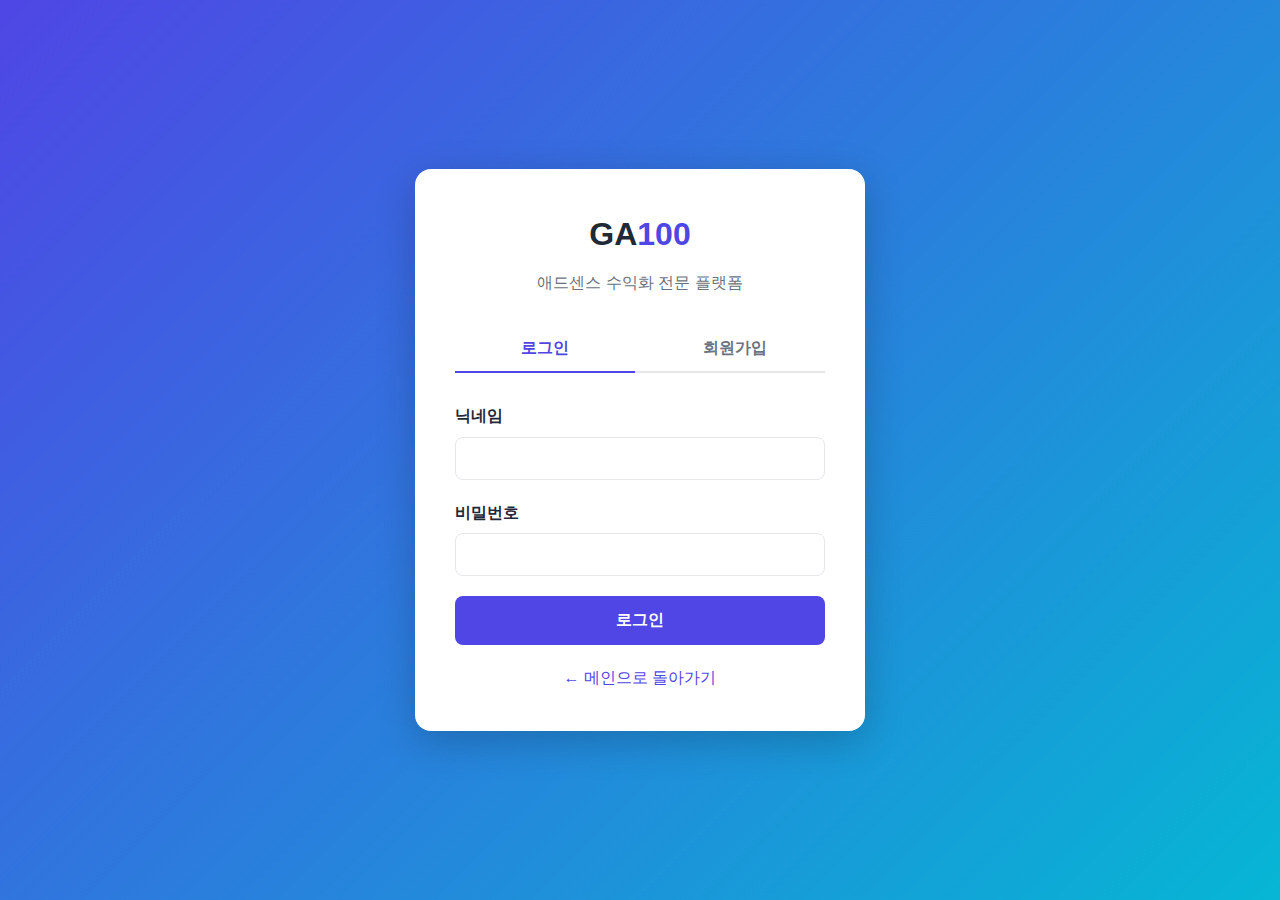
<file: login.html>
<!DOCTYPE html>
<html lang="ko">
<head>
    <meta charset="UTF-8">
    <meta name="viewport" content="width=device-width, initial-scale=1.0">
    <title>로그인 - GA100</title>
    <link rel="stylesheet" href="css/style.css">
    <style>
        .auth-container {
            min-height: 100vh;
            display: flex;
            align-items: center;
            justify-content: center;
            background: linear-gradient(135deg, var(--primary) 0%, var(--secondary) 100%);
            padding: 20px;
        }
        
        .auth-box {
            background: white;
            border-radius: 16px;
            box-shadow: 0 10px 40px rgba(0,0,0,0.2);
            width: 100%;
            max-width: 450px;
            padding: 40px;
        }
        
        .auth-header {
            text-align: center;
            margin-bottom: 30px;
        }
        
        .auth-header h1 {
            font-size: 32px;
            color: var(--dark);
            margin-bottom: 10px;
        }
        
        .auth-header p {
            color: var(--text-light);
        }
        
        .auth-tabs {
            display: flex;
            gap: 10px;
            margin-bottom: 30px;
            border-bottom: 2px solid var(--border);
        }
        
        .auth-tab {
            flex: 1;
            padding: 12px;
            background: none;
            border: none;
            font-size: 16px;
            font-weight: 600;
            color: var(--text-light);
            cursor: pointer;
            position: relative;
            transition: color 0.3s;
        }
        
        .auth-tab.active {
            color: var(--primary);
        }
        
        .auth-tab.active::after {
            content: '';
            position: absolute;
            bottom: -2px;
            left: 0;
            right: 0;
            height: 2px;
            background: var(--primary);
        }
        
        .auth-form {
            display: none;
        }
        
        .auth-form.active {
            display: block;
        }
        
        .submit-btn {
            width: 100%;
            padding: 14px;
            background: var(--primary);
            color: white;
            border: none;
            border-radius: 8px;
            font-size: 16px;
            font-weight: 600;
            cursor: pointer;
            transition: background 0.3s;
        }
        
        .submit-btn:hover {
            background: var(--primary-dark);
        }
        
        .auth-footer {
            text-align: center;
            margin-top: 20px;
            color: var(--text-light);
        }
        
        .auth-footer a {
            color: var(--primary);
            text-decoration: none;
        }
        
        .error-message {
            background: #fee2e2;
            color: #991b1b;
            padding: 12px;
            border-radius: 8px;
            margin-bottom: 20px;
            display: none;
        }
        
        .success-message {
            background: #d1fae5;
            color: #065f46;
            padding: 12px;
            border-radius: 8px;
            margin-bottom: 20px;
            display: none;
        }
    </style>
</head>
<body>
    <div class="auth-container">
        <div class="auth-box">
            <div class="auth-header">
                <h1>GA<span style="color: var(--primary)">100</span></h1>
                <p>애드센스 수익화 전문 플랫폼</p>
            </div>
            
            <div class="auth-tabs">
                <button class="auth-tab active" onclick="switchTab('login')">로그인</button>
                <button class="auth-tab" onclick="switchTab('signup')">회원가입</button>
            </div>
            
            <div class="error-message" id="errorMessage"></div>
            <div class="success-message" id="successMessage"></div>
            
            <!-- 로그인 폼 -->
            <form class="auth-form active" id="loginForm" onsubmit="handleLoginSubmit(event)">
                <div class="form-group">
                    <label>닉네임</label>
                    <input type="text" class="form-control" id="loginNickname" required>
                </div>
                <div class="form-group">
                    <label>비밀번호</label>
                    <input type="password" class="form-control" id="loginPassword" required>
                </div>
                <button type="submit" class="submit-btn">로그인</button>
            </form>
            
            <!-- 회원가입 폼 -->
            <form class="auth-form" id="signupForm" onsubmit="handleSignupSubmit(event)">
                <div class="form-group">
                    <label>닉네임</label>
                    <input type="text" class="form-control" id="signupNickname" required>
                </div>
                <div class="form-group">
                    <label>비밀번호</label>
                    <input type="password" class="form-control" id="signupPassword" required>
                </div>
                <div class="form-group">
                    <label>비밀번호 확인</label>
                    <input type="password" class="form-control" id="signupPasswordConfirm" required>
                </div>
                <button type="submit" class="submit-btn">회원가입</button>
            </form>
            
            <div class="auth-footer">
                <a href="index.html">← 메인으로 돌아가기</a>
            </div>
        </div>
    </div>

    <script src="js/storage.js"></script>
    <script src="js/auth.js"></script>
    <script>
        function switchTab(tab) {
            // 탭 활성화
            document.querySelectorAll('.auth-tab').forEach(t => t.classList.remove('active'));
            event.target.classList.add('active');
            
            // 폼 전환
            document.querySelectorAll('.auth-form').forEach(f => f.classList.remove('active'));
            document.getElementById(tab + 'Form').classList.add('active');
            
            // 메시지 초기화
            hideMessages();
        }
        
        function handleLoginSubmit(event) {
            event.preventDefault();
            hideMessages();
            
            const nickname = document.getElementById('loginNickname').value;
            const password = document.getElementById('loginPassword').value;
            
            const result = handleLogin(nickname, password);
            
            if (result.success) {
                showSuccess('로그인 성공! 메인 페이지로 이동합니다...');
                setTimeout(() => {
                    window.location.href = 'index.html';
                }, 1000);
            } else {
                showError(result.message);
            }
        }
        
        function handleSignupSubmit(event) {
            event.preventDefault();
            hideMessages();
            
            const nickname = document.getElementById('signupNickname').value;
            const password = document.getElementById('signupPassword').value;
            const passwordConfirm = document.getElementById('signupPasswordConfirm').value;
            
            if (password !== passwordConfirm) {
                showError('비밀번호가 일치하지 않습니다.');
                return;
            }
            
            if (password.length < 6) {
                showError('비밀번호는 6자 이상이어야 합니다.');
                return;
            }
            
            const result = handleSignup(nickname, password);
            
            if (result.success) {
                showSuccess('회원가입 성공! 메인 페이지로 이동합니다...');
                setTimeout(() => {
                    window.location.href = 'index.html';
                }, 1000);
            } else {
                showError(result.message);
            }
        }
        
        function showError(message) {
            const el = document.getElementById('errorMessage');
            el.textContent = message;
            el.style.display = 'block';
        }
        
        function showSuccess(message) {
            const el = document.getElementById('successMessage');
            el.textContent = message;
            el.style.display = 'block';
        }
        
        function hideMessages() {
            document.getElementById('errorMessage').style.display = 'none';
            document.getElementById('successMessage').style.display = 'none';
        }
    </script>
</body>
</html>
</file>
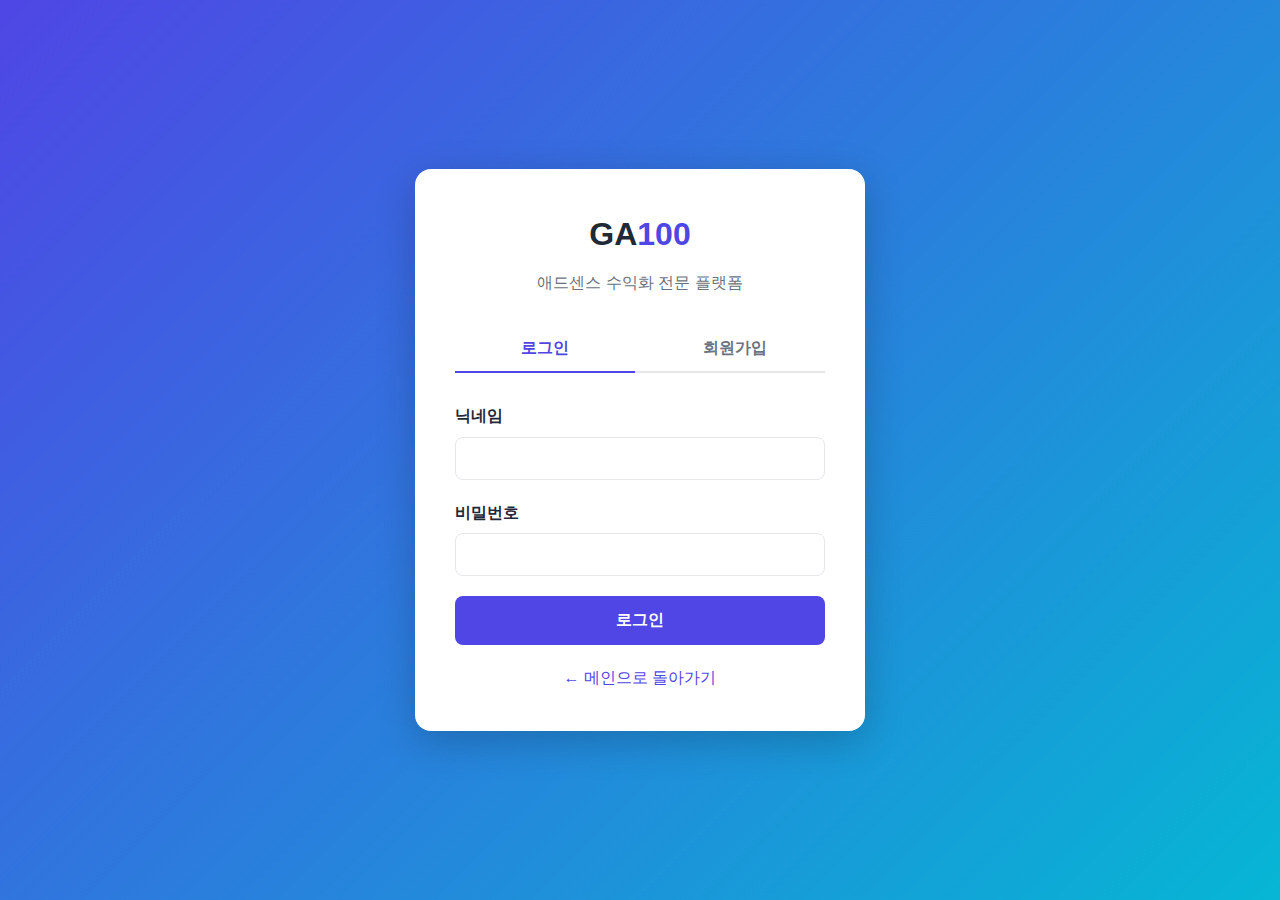
<file: my-home.html>
<!DOCTYPE html>
<html lang="ko">
<head>
    <meta charset="UTF-8">
    <meta name="viewport" content="width=device-width, initial-scale=1.0">
    <title>마이홈 - GA100</title>
    <link rel="stylesheet" href="css/style.css">
    <style>
        .myhome-container {
            max-width: 1200px;
            margin: 0 auto;
            padding: 40px 20px;
        }
        
        .myhome-header {
            background: white;
            border-radius: 12px;
            padding: 30px;
            margin-bottom: 30px;
            box-shadow: 0 2px 10px rgba(0,0,0,0.1);
        }
        
        .user-info {
            display: flex;
            align-items: center;
            gap: 20px;
        }
        
        .user-avatar {
            width: 80px;
            height: 80px;
            background: linear-gradient(135deg, var(--primary), var(--secondary));
            border-radius: 50%;
            display: flex;
            align-items: center;
            justify-content: center;
            font-size: 32px;
            color: white;
            font-weight: bold;
        }
        
        .user-details h2 {
            font-size: 24px;
            margin-bottom: 5px;
        }
        
        .user-stats {
            display: flex;
            gap: 20px;
            margin-top: 10px;
        }
        
        .user-stat {
            background: var(--light);
            padding: 8px 16px;
            border-radius: 20px;
            font-size: 14px;
        }
        
        .user-stat strong {
            color: var(--primary);
        }
        
        .myhome-tabs {
            display: flex;
            gap: 10px;
            margin-bottom: 30px;
            overflow-x: auto;
        }
        
        .tab-btn {
            padding: 12px 24px;
            background: white;
            border: 2px solid var(--border);
            border-radius: 8px;
            cursor: pointer;
            font-weight: 600;
            color: var(--text);
            white-space: nowrap;
            transition: all 0.3s;
        }
        
        .tab-btn.active {
            background: var(--primary);
            color: white;
            border-color: var(--primary);
        }
        
        .tab-content {
            display: none;
        }
        
        .tab-content.active {
            display: block;
        }
        
        .content-box {
            background: white;
            border-radius: 12px;
            padding: 30px;
            box-shadow: 0 2px 10px rgba(0,0,0,0.1);
        }
        
        .content-box h3 {
            font-size: 22px;
            margin-bottom: 20px;
            padding-bottom: 15px;
            border-bottom: 2px solid var(--border);
        }
        
        .course-item {
            display: flex;
            gap: 20px;
            padding: 20px;
            border: 1px solid var(--border);
            border-radius: 8px;
            margin-bottom: 15px;
            transition: all 0.3s;
        }
        
        .course-item:hover {
            box-shadow: 0 4px 12px rgba(0,0,0,0.1);
        }
        
        .course-thumb {
            width: 120px;
            height: 80px;
            background: linear-gradient(135deg, var(--primary), var(--secondary));
            border-radius: 8px;
            flex-shrink: 0;
        }
        
        .course-info {
            flex: 1;
        }
        
        .course-info h4 {
            font-size: 18px;
            margin-bottom: 8px;
        }
        
        .course-meta {
            display: flex;
            gap: 15px;
            font-size: 14px;
            color: var(--text-light);
        }
        
        .course-actions {
            display: flex;
            align-items: center;
            gap: 10px;
        }
        
        .points-display {
            text-align: center;
            padding: 40px;
            background: linear-gradient(135deg, var(--primary), var(--secondary));
            color: white;
            border-radius: 12px;
            margin-bottom: 30px;
        }
        
        .points-display h2 {
            font-size: 48px;
            margin-bottom: 10px;
        }
        
        .points-display p {
            opacity: 0.9;
        }
        
        .points-usage {
            margin-top: 30px;
        }
        
        .question-box {
            background: var(--light);
            padding: 30px;
            border-radius: 12px;
            text-align: center;
            margin-bottom: 30px;
        }
        
        .question-count {
            font-size: 64px;
            font-weight: 800;
            color: var(--primary);
            margin-bottom: 10px;
        }
        
        .question-info {
            color: var(--text-light);
            margin-bottom: 20px;
        }
        
        .question-guide {
            background: white;
            padding: 20px;
            border-radius: 8px;
            text-align: left;
        }
        
        .question-guide h4 {
            margin-bottom: 15px;
            color: var(--dark);
        }
        
        .question-guide ul {
            list-style: none;
            padding: 0;
        }
        
        .question-guide li {
            padding: 8px 0;
            padding-left: 24px;
            position: relative;
        }
        
        .question-guide li:before {
            content: '✓';
            position: absolute;
            left: 0;
            color: var(--success);
            font-weight: bold;
        }
        
        .empty-state {
            text-align: center;
            padding: 60px 20px;
            color: var(--text-light);
        }
        
        .empty-state-icon {
            font-size: 64px;
            margin-bottom: 20px;
            opacity: 0.3;
        }
    </style>
</head>
<body>
    <header class="header">
        <div class="container">
            <div class="header-content">
                <div class="logo">
                    <a href="index.html">GA<span>100</span></a>
                </div>
                <nav class="nav">
                    <a href="courses.html">전자책</a>
                    <a href="revenue.html">수익인증</a>
                    <a href="community.html">커뮤니티</a>
                </nav>
                <div class="header-actions">
                    <button class="notification-btn" id="notificationBtn">🔔</button>
                    <button class="menu-toggle" id="menuToggle">☰</button>
                </div>
            </div>
        </div>
    </header>

    <aside class="sidebar" id="sidebar">
        <div class="sidebar-header">
            <h3>GA100</h3>
            <button class="close-sidebar" id="closeSidebar">✕</button>
        </div>
        <div class="sidebar-content">
            <div class="sidebar-section">
                <button class="auth-btn" id="authBtn">로그아웃</button>
            </div>
            <div class="sidebar-section">
                <h4>강의</h4>
                <a href="courses.html?type=allinone">올인원 전자책</a>
                <a href="courses.html?type=extend">수강 기간 연장</a>
                <a href="courses.html">모든 강의 보기</a>
            </div>
            <div class="sidebar-section">
                <h4>커뮤니티</h4>
                <a href="community.html?tab=notice">공지</a>
                <a href="community.html?tab=secret">시크릿 1:1 질문</a>
                <a href="community.html?tab=community">제자 커뮤니티</a>
            </div>
        </div>
    </aside>

    <main class="myhome-container">
        <div class="myhome-header">
            <div class="user-info">
                <div class="user-avatar" id="userAvatar"></div>
                <div class="user-details">
                    <h2 id="userName"></h2>
                    <div class="user-stats">
                        <div class="user-stat">포인트: <strong id="userPoints">0</strong>P</div>
                        <div class="user-stat">질문권: <strong id="userQuestions">0</strong>회</div>
                        <div class="user-stat">수강 중: <strong id="userCourses">0</strong>개</div>
                    </div>
                </div>
            </div>
        </div>

        <div class="myhome-tabs">
            <button class="tab-btn active" onclick="switchMyTab('class')">내 클래스</button>
            <button class="tab-btn" onclick="switchMyTab('points')">내 수익 현황</button>
            <button class="tab-btn" onclick="switchMyTab('questions')">시크릿 질문</button>
            <button class="tab-btn" onclick="switchMyTab('profile')">내 정보 수정</button>
        </div>

        <!-- 내 클래스 -->
        <div class="tab-content active" id="tab-class">
            <div class="content-box">
                <h3>내 클래스</h3>
                <div id="myClassList"></div>
            </div>
        </div>

        <!-- 내 수익 현황 (포인트) -->
        <div class="tab-content" id="tab-points">
            <div class="content-box">
                <div class="points-display">
                    <h2 id="pointsAmount">0</h2>
                    <p>보유 포인트</p>
                </div>
                <div class="points-usage">
                    <h3>포인트 사용 안내</h3>
                    <p style="color: var(--text-light); margin: 15px 0;">포인트는 강의 수강료의 40% 이상 보유 시 사용 가능합니다.</p>
                    <div style="background: var(--light); padding: 20px; border-radius: 8px;">
                        <h4 style="margin-bottom: 15px;">포인트 사용 예시</h4>
                        <ul style="list-style: none; padding: 0;">
                            <li style="padding: 8px 0;">• 50,000원 강의 → 20,000P 이상 보유 시 사용 가능</li>
                            <li style="padding: 8px 0;">• 포인트 사용 시 5일간 수강 가능</li>
                            <li style="padding: 8px 0;">• 사용한 포인트는 차감됩니다</li>
                        </ul>
                    </div>
                </div>
            </div>
        </div>

        <!-- 시크릿 질문 -->
        <div class="tab-content" id="tab-questions">
            <div class="content-box">
                <div class="question-box">
                    <div class="question-count" id="questionCount">0</div>
                    <div class="question-info">보유 질문권</div>
                    <a href="community.html?tab=secret" class="btn btn-primary">1:1 질문하기</a>
                </div>
                <div class="question-guide">
                    <h4>질문권 획득 방법</h4>
                    <ul>
                        <li>강의 수강 후 후기 작성 시 1회 지급</li>
                        <li>커뮤니티 게시글 작성 시 2회 증가</li>
                        <li>게시글에 댓글 작성 시 1회 증가</li>
                    </ul>
                </div>
            </div>
        </div>

        <!-- 내 정보 수정 -->
        <div class="tab-content" id="tab-profile">
            <div class="content-box">
                <h3>내 정보 수정</h3>
                <form onsubmit="handleProfileUpdate(event)">
                    <div class="form-group">
                        <label>현재 닉네임</label>
                        <input type="text" class="form-control" id="currentNickname" readonly>
                    </div>
                    <div class="form-group">
                        <label>새 닉네임</label>
                        <input type="text" class="form-control" id="newNickname" placeholder="변경할 닉네임 입력">
                    </div>
                    <div class="form-group">
                        <label>새 비밀번호</label>
                        <input type="password" class="form-control" id="newPassword" placeholder="변경할 비밀번호 입력">
                    </div>
                    <div class="form-group">
                        <label>비밀번호 확인</label>
                        <input type="password" class="form-control" id="confirmPassword" placeholder="비밀번호 재입력">
                    </div>
                    <button type="submit" class="btn btn-primary">정보 수정</button>
                </form>
            </div>
        </div>
    </main>

    <footer class="footer">
        <div class="container">
            <div class="footer-links">
                <a href="my-home.html">마이홈</a>
                <a href="revenue.html">수익인증</a>
                <a href="courses.html">전자책</a>
                <a href="community.html">커뮤니티</a>
            </div>
            <div class="footer-info">
                <p>&copy; 2024 GA100. All rights reserved.</p>
            </div>
        </div>
    </footer>

    <script src="js/storage.js"></script>
    <script src="js/auth.js"></script>
    <script>
        document.addEventListener('DOMContentLoaded', function() {
            if (!requireAuth()) return;
            
            initAuth();
            loadUserInfo();
            loadMyClasses();
            
            const urlParams = new URLSearchParams(window.location.search);
            const tab = urlParams.get('tab');
            if (tab) switchMyTab(tab);
        });

        document.getElementById('menuToggle').addEventListener('click', function() {
            document.getElementById('sidebar').classList.add('active');
        });

        document.getElementById('closeSidebar').addEventListener('click', function() {
            document.getElementById('sidebar').classList.remove('active');
        });

        function loadUserInfo() {
            const user = getCurrentUser();
            if (!user) return;
            
            document.getElementById('userName').textContent = user.nickname;
            document.getElementById('userAvatar').textContent = user.nickname.charAt(0).toUpperCase();
            document.getElementById('userPoints').textContent = user.points.toLocaleString();
            document.getElementById('userQuestions').textContent = user.secretQuestions;
            document.getElementById('pointsAmount').textContent = user.points.toLocaleString() + 'P';
            document.getElementById('questionCount').textContent = user.secretQuestions;
            document.getElementById('currentNickname').value = user.nickname;
            
            const enrollments = getUserEnrollments(user.id);
            const activeEnrollments = enrollments.filter(e => e.status === 'active');
            document.getElementById('userCourses').textContent = activeEnrollments.length;
        }

        function loadMyClasses() {
            const user = getCurrentUser();
            const enrollments = getUserEnrollments(user.id);
            const container = document.getElementById('myClassList');
            
            if (enrollments.length === 0) {
                container.innerHTML = `
                    <div class="empty-state">
                        <div class="empty-state-icon">📚</div>
                        <h3>수강 중인 강의가 없습니다</h3>
                        <p>새로운 강의를 시작해보세요!</p>
                        <a href="courses.html" class="btn btn-primary" style="margin-top: 20px;">강의 둘러보기</a>
                    </div>
                `;
                return;
            }
            
            container.innerHTML = enrollments.map(enrollment => {
                const course = getCourseById(enrollment.courseId);
                if (!course) return '';
                
                const expiryDate = new Date(enrollment.expiryDate);
                const daysLeft = Math.ceil((expiryDate - new Date()) / (1000 * 60 * 60 * 24));
                const isExpired = enrollment.status !== 'active';
                
                return `
                    <div class="course-item">
                        <div class="course-thumb"></div>
                        <div class="course-info">
                            <h4>${course.title}</h4>
                            <div class="course-meta">
                                <span>카테고리: ${course.category}</span>
                                <span>${isExpired ? '수강 종료' : `${daysLeft}일 남음`}</span>
                                <span class="badge ${isExpired ? 'badge-danger' : 'badge-success'}">${enrollment.status === 'active' ? '수강중' : enrollment.status === 'pending' ? '승인대기' : '종료'}</span>
                            </div>
                        </div>
                        <div class="course-actions">
                            ${enrollment.status === 'active' ? 
                                `<a href="course-detail.html?id=${course.id}" class="btn btn-primary btn-small">학습하기</a>` :
                                enrollment.status === 'pending' ?
                                `<span class="badge badge-warning">승인 대기중</span>` :
                                `<a href="courses.html?extend=${course.id}" class="btn btn-outline btn-small">연장하기</a>`
                            }
                        </div>
                    </div>
                `;
            }).join('');
        }

        function switchMyTab(tab) {
            document.querySelectorAll('.tab-btn').forEach(btn => btn.classList.remove('active'));
            document.querySelectorAll('.tab-content').forEach(content => content.classList.remove('active'));
            
            const tabMap = {
                'class': 0,
                'points': 1,
                'questions': 2,
                'profile': 3
            };
            
            const index = tabMap[tab] || 0;
            document.querySelectorAll('.tab-btn')[index].classList.add('active');
            document.getElementById('tab-' + tab).classList.add('active');
        }

        function handleProfileUpdate(event) {
            event.preventDefault();
            
            const user = getCurrentUser();
            const newNickname = document.getElementById('newNickname').value.trim();
            const newPassword = document.getElementById('newPassword').value;
            const confirmPassword = document.getElementById('confirmPassword').value;
            
            if (!newNickname && !newPassword) {
                alert('변경할 정보를 입력해주세요.');
                return;
            }
            
            if (newPassword && newPassword !== confirmPassword) {
                alert('비밀번호가 일치하지 않습니다.');
                return;
            }
            
            const updates = {};
            
            if (newNickname && newNickname !== user.nickname) {
                const users = getUsers();
                if (users.some(u => u.nickname === newNickname && u.id !== user.id)) {
                    alert('이미 사용 중인 닉네임입니다.');
                    return;
                }
                updates.nickname = newNickname;
            }
            
            if (newPassword) {
                const users = getUsers();
                if (users.some(u => u.password === newPassword && u.id !== user.id)) {
                    alert('이미 사용 중인 비밀번호입니다.');
                    return;
                }
                updates.password = newPassword;
            }
            
            if (Object.keys(updates).length > 0) {
                updateUser(user.id, updates);
                alert('정보가 수정되었습니다.');
                location.reload();
            }
        }
    </script>
</body>
  </html>
</file>
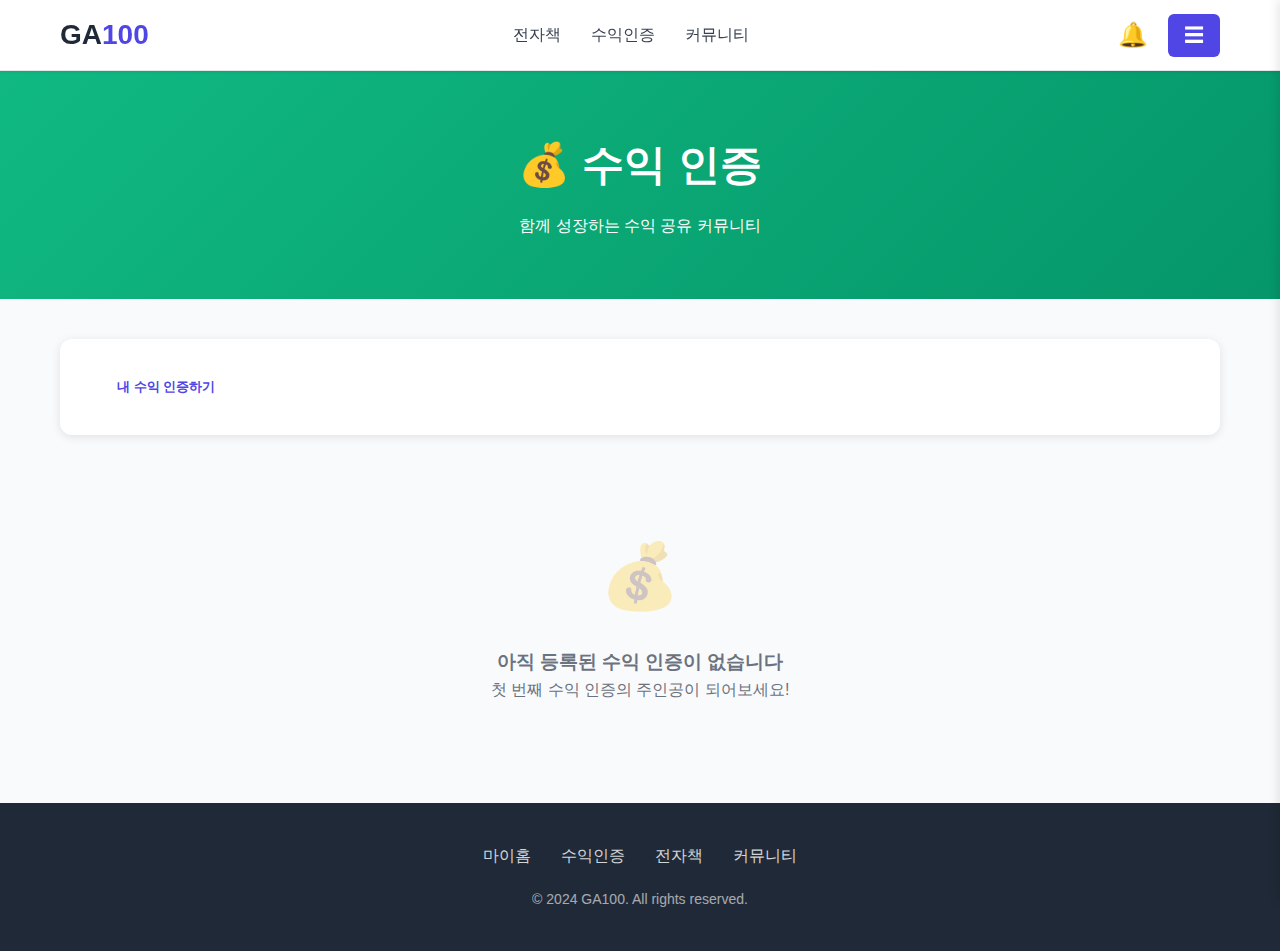
<file: revenue.html>
<!DOCTYPE html>
<html lang="ko">
<head>
    <meta charset="UTF-8">
    <meta name="viewport" content="width=device-width, initial-scale=1.0">
    <title>수익인증 - GA100</title>
    <link rel="stylesheet" href="css/style.css">
    <style>
        .revenue-hero {
            background: linear-gradient(135deg, #10b981 0%, #059669 100%);
            color: white;
            padding: 60px 0;
            text-align: center;
        }
        
        .revenue-hero h1 {
            font-size: 42px;
            margin-bottom: 15px;
        }
        
        .revenue-container {
            max-width: 1200px;
            margin: 0 auto;
            padding: 40px 20px;
        }
        
        .revenue-actions {
            background: white;
            padding: 25px;
            border-radius: 12px;
            margin-bottom: 30px;
            box-shadow: 0 2px 10px rgba(0,0,0,0.1);
        }
        
        .revenue-form {
            background: var(--light);
            padding: 30px;
            border-radius: 12px;
            margin-bottom: 30px;
        }
        
        .revenue-form h3 {
            margin-bottom: 20px;
            color: var(--dark);
        }
        
        .form-row {
            display: grid;
            grid-template-columns: 1fr 1fr;
            gap: 20px;
        }
        
        .revenue-grid {
            display: grid;
            grid-template-columns: repeat(auto-fill, minmax(350px, 1fr));
            gap: 25px;
        }
        
        .revenue-card {
            background: white;
            border-radius: 12px;
            overflow: hidden;
            box-shadow: 0 2px 10px rgba(0,0,0,0.1);
            transition: all 0.3s;
        }
        
        .revenue-card:hover {
            transform: translateY(-3px);
            box-shadow: 0 5px 20px rgba(0,0,0,0.15);
        }
        
        .revenue-header {
            background: linear-gradient(135deg, #10b981, #059669);
            color: white;
            padding: 25px;
        }
        
        .revenue-amount {
            font-size: 32px;
            font-weight: 800;
            margin-bottom: 5px;
        }
        
        .revenue-date {
            opacity: 0.9;
            font-size: 14px;
        }
        
        .revenue-body {
            padding: 25px;
        }
        
        .revenue-author {
            display: flex;
            align-items: center;
            gap: 12px;
            margin-bottom: 15px;
            padding-bottom: 15px;
            border-bottom: 1px solid var(--border);
        }
        
        .author-avatar {
            width: 40px;
            height: 40px;
            background: var(--primary);
            border-radius: 50%;
            display: flex;
            align-items: center;
            justify-content: center;
            color: white;
            font-weight: 700;
        }
        
        .author-info {
            flex: 1;
        }
        
        .author-name {
            font-weight: 600;
            color: var(--dark);
        }
        
        .revenue-feeling {
            background: var(--light);
            padding: 15px;
            border-radius: 8px;
            margin-bottom: 15px;
        }
        
        .revenue-feeling-label {
            font-size: 13px;
            color: var(--text-light);
            margin-bottom: 5px;
        }
        
        .revenue-feeling-text {
            color: var(--dark);
            line-height: 1.6;
        }
        
        .revenue-extras {
            display: flex;
            flex-direction: column;
            gap: 10px;
        }
        
        .revenue-extra-item {
            padding: 12px;
            background: #fef3c7;
            border-radius: 8px;
            border-left: 3px solid #f59e0b;
        }
        
        .revenue-extra-label {
            font-size: 12px;
            color: #92400e;
            font-weight: 600;
            margin-bottom: 5px;
        }
        
        .revenue-extra-text {
            color: #78350f;
            font-size: 14px;
        }
        
        @media (max-width: 768px) {
            .form-row {
                grid-template-columns: 1fr;
            }
            
            .revenue-grid {
                grid-template-columns: 1fr;
            }
        }
    </style>
</head>
<body>
    <header class="header">
        <div class="container">
            <div class="header-content">
                <div class="logo">
                    <a href="index.html">GA<span>100</span></a>
                </div>
                <nav class="nav">
                    <a href="courses.html">전자책</a>
                    <a href="revenue.html">수익인증</a>
                    <a href="community.html">커뮤니티</a>
                </nav>
                <div class="header-actions">
                    <button class="notification-btn" id="notificationBtn">🔔</button>
                    <button class="menu-toggle" id="menuToggle">☰</button>
                </div>
            </div>
        </div>
    </header>

    <aside class="sidebar" id="sidebar">
        <div class="sidebar-header">
            <h3>GA100</h3>
            <button class="close-sidebar" id="closeSidebar">✕</button>
        </div>
        <div class="sidebar-content">
            <div class="sidebar-section">
                <button class="auth-btn" id="authBtn">로그인</button>
            </div>
            <div class="sidebar-section">
                <h4>강의</h4>
                <a href="courses.html?type=allinone">올인원 전자책</a>
                <a href="courses.html?type=extend">수강 기간 연장</a>
                <a href="courses.html">모든 강의 보기</a>
            </div>
            <div class="sidebar-section">
                <h4>커뮤니티</h4>
                <a href="community.html?tab=notice">공지</a>
                <a href="community.html?tab=secret">시크릿 1:1 질문</a>
                <a href="community.html?tab=community">제자 커뮤니티</a>
            </div>
        </div>
    </aside>

    <div class="revenue-hero">
        <div class="container">
            <h1>💰 수익 인증</h1>
            <p>함께 성장하는 수익 공유 커뮤니티</p>
        </div>
    </div>

    <main class="revenue-container">
        <div class="revenue-actions">
            <button class="btn btn-primary" onclick="toggleRevenueForm()">내 수익 인증하기</button>
        </div>

        <div class="revenue-form" id="revenueForm" style="display: none;">
            <h3>수익 인증 작성</h3>
            <form onsubmit="handleRevenueSubmit(event)">
                <div class="form-row">
                    <div class="form-group">
                        <label>수익 금액 (원) *</label>
                        <input type="number" class="form-control" id="revenueAmount" required placeholder="예: 150000">
                    </div>
                    <div class="form-group">
                        <label>인증 날짜 *</label>
                        <input type="date" class="form-control" id="revenueDate" required>
                    </div>
                </div>
                
                <div class="form-group">
                    <label>소감 * (필수)</label>
                    <textarea class="form-control" id="revenueFeeling" required placeholder="수익에 대한 소감을 작성해주세요..."></textarea>
                </div>
                
                <div class="form-group">
                    <label>노하우/팁 (선택)</label>
                    <textarea class="form-control" id="revenueTips" placeholder="다른 분들과 공유하고 싶은 노하우나 팁이 있다면 작성해주세요..."></textarea>
                </div>
                
                <div class="form-group">
                    <label>수익 창출 주제 (선택)</label>
                    <input type="text" class="form-control" id="revenueSubject" placeholder="예: 블로그, 유튜브, 웹사이트 등">
                </div>
                
                <div style="display: flex; gap: 10px;">
                    <button type="submit" class="btn btn-primary">인증 등록</button>
                    <button type="button" class="btn btn-outline" onclick="toggleRevenueForm()">취소</button>
                </div>
            </form>
        </div>

        <div id="revenueList" class="revenue-grid"></div>
    </main>

    <footer class="footer">
        <div class="container">
            <div class="footer-links">
                <a href="my-home.html">마이홈</a>
                <a href="revenue.html">수익인증</a>
                <a href="courses.html">전자책</a>
                <a href="community.html">커뮤니티</a>
            </div>
            <div class="footer-info">
                <p>&copy; 2024 GA100. All rights reserved.</p>
            </div>
        </div>
    </footer>

    <script src="js/storage.js"></script>
    <script src="js/auth.js"></script>
    <script>
        document.addEventListener('DOMContentLoaded', function() {
            initAuth();
            loadRevenues();
            
            // 오늘 날짜 설정
            document.getElementById('revenueDate').valueAsDate = new Date();
        });

        document.getElementById('menuToggle').addEventListener('click', function() {
            document.getElementById('sidebar').classList.add('active');
        });

        document.getElementById('closeSidebar').addEventListener('click', function() {
            document.getElementById('sidebar').classList.remove('active');
        });

        function toggleRevenueForm() {
            const form = document.getElementById('revenueForm');
            const user = getCurrentUser();
            
            if (!user) {
                alert('로그인이 필요합니다.');
                window.location.href = 'login.html';
                return;
            }
            
            form.style.display = form.style.display === 'none' ? 'block' : 'none';
        }

        function handleRevenueSubmit(event) {
            event.preventDefault();
            
            const user = getCurrentUser();
            const amount = document.getElementById('revenueAmount').value;
            const date = document.getElementById('revenueDate').value;
            const feeling = document.getElementById('revenueFeeling').value;
            const tips = document.getElementById('revenueTips').value;
            const subject = document.getElementById('revenueSubject').value;
            
            addRevenue({
                userId: user.id,
                amount: parseInt(amount),
                date,
                feeling,
                tips,
                subject
            });
            
            alert('수익 인증이 등록되었습니다!');
            
            // 폼 초기화
            event.target.reset();
            document.getElementById('revenueDate').valueAsDate = new Date();
            toggleRevenueForm();
            loadRevenues();
        }

        function loadRevenues() {
            const revenues = getRevenues().sort((a, b) => b.created - a.created);
            const container = document.getElementById('revenueList');
            
            if (revenues.length === 0) {
                container.innerHTML = `
                    <div style="grid-column: 1 / -1; text-align: center; padding: 60px 20px; color: var(--text-light);">
                        <div style="font-size: 64px; margin-bottom: 20px; opacity: 0.3;">💰</div>
                        <h3>아직 등록된 수익 인증이 없습니다</h3>
                        <p>첫 번째 수익 인증의 주인공이 되어보세요!</p>
                    </div>
                `;
                return;
            }
            
            container.innerHTML = revenues.map(revenue => {
                const user = getUsers().find(u => u.id === revenue.userId);
                const userName = user ? user.nickname : '익명';
                
                return `
                    <div class="revenue-card">
                        <div class="revenue-header">
                            <div class="revenue-amount">${revenue.amount.toLocaleString()}원</div>
                            <div class="revenue-date">${formatDate(revenue.date)}</div>
                        </div>
                        <div class="revenue-body">
                            <div class="revenue-author">
                                <div class="author-avatar">${userName.charAt(0).toUpperCase()}</div>
                                <div class="author-info">
                                    <div class="author-name">${userName}</div>
                                </div>
                            </div>
                            
                            <div class="revenue-feeling">
                                <div class="revenue-feeling-label">소감</div>
                                <div class="revenue-feeling-text">${revenue.feeling}</div>
                            </div>
                            
                            ${revenue.tips || revenue.subject ? `
                                <div class="revenue-extras">
                                    ${revenue.tips ? `
                                        <div class="revenue-extra-item">
                                            <div class="revenue-extra-label">💡 노하우/팁</div>
                                            <div class="revenue-extra-text">${revenue.tips}</div>
                                        </div>
                                    ` : ''}
                                    ${revenue.subject ? `
                                        <div class="revenue-extra-item">
                                            <div class="revenue-extra-label">📌 수익 주제</div>
                                            <div class="revenue-extra-text">${revenue.subject}</div>
                                        </div>
                                    ` : ''}
                                </div>
                            ` : ''}
                        </div>
                    </div>
                `;
            }).join('');
        }

        function formatDate(dateStr) {
            const date = new Date(dateStr);
            return date.toLocaleDateString('ko-KR', {
                year: 'numeric',
                month: 'long',
                day: 'numeric'
            });
        }
    </script>
</body>
  </html>
</file>
<file: css/style.css>
/* GA100 플랫폼 스타일 */
:root {
    --primary: #4f46e5;
    --primary-dark: #4338ca;
    --secondary: #06b6d4;
    --success: #10b981;
    --danger: #ef4444;
    --warning: #f59e0b;
    --dark: #1f2937;
    --light: #f9fafb;
    --border: #e5e7eb;
    --text: #374151;
    --text-light: #6b7280;
}

* {
    margin: 0;
    padding: 0;
    box-sizing: border-box;
}

body {
    font-family: 'Pretendard', -apple-system, BlinkMacSystemFont, sans-serif;
    color: var(--text);
    background: var(--light);
    line-height: 1.6;
}

.container {
    max-width: 1200px;
    margin: 0 auto;
    padding: 0 20px;
}

/* 헤더 */
.header {
    background: white;
    border-bottom: 1px solid var(--border);
    position: sticky;
    top: 0;
    z-index: 100;
    box-shadow: 0 1px 3px rgba(0,0,0,0.1);
}

.header-content {
    display: flex;
    align-items: center;
    justify-content: space-between;
    height: 70px;
}

.logo a {
    font-size: 28px;
    font-weight: 800;
    color: var(--dark);
    text-decoration: none;
}

.logo span {
    color: var(--primary);
}

.nav {
    display: flex;
    gap: 30px;
}

.nav a {
    color: var(--text);
    text-decoration: none;
    font-weight: 500;
    transition: color 0.3s;
}

.nav a:hover {
    color: var(--primary);
}

.header-actions {
    display: flex;
    align-items: center;
    gap: 15px;
}

.notification-btn {
    position: relative;
    background: none;
    border: none;
    font-size: 24px;
    cursor: pointer;
    padding: 5px;
}

.notification-dot {
    display: none;
    position: absolute;
    top: 5px;
    right: 5px;
    width: 8px;
    height: 8px;
    background: var(--danger);
    border-radius: 50%;
}

.menu-toggle {
    background: var(--primary);
    color: white;
    border: none;
    padding: 8px 16px;
    border-radius: 6px;
    font-size: 20px;
    cursor: pointer;
}

/* 사이드바 */
.sidebar {
    position: fixed;
    top: 0;
    right: -350px;
    width: 350px;
    height: 100vh;
    background: white;
    box-shadow: -2px 0 10px rgba(0,0,0,0.1);
    transition: right 0.3s;
    z-index: 1000;
    overflow-y: auto;
}

.sidebar.active {
    right: 0;
}

.sidebar-header {
    display: flex;
    justify-content: space-between;
    align-items: center;
    padding: 20px;
    border-bottom: 1px solid var(--border);
}

.sidebar-header h3 {
    font-size: 24px;
    color: var(--primary);
}

.close-sidebar {
    background: none;
    border: none;
    font-size: 28px;
    cursor: pointer;
    color: var(--text-light);
}

.sidebar-content {
    padding: 20px;
}

.sidebar-section {
    margin-bottom: 30px;
}

.sidebar-section h4 {
    margin-bottom: 15px;
    color: var(--dark);
    font-size: 16px;
}

.sidebar-section a {
    display: block;
    padding: 10px 15px;
    color: var(--text);
    text-decoration: none;
    border-radius: 6px;
    margin-bottom: 5px;
    transition: background 0.3s;
}

.sidebar-section a:hover {
    background: var(--light);
}

.auth-btn {
    width: 100%;
    padding: 12px;
    background: var(--primary);
    color: white;
    border: none;
    border-radius: 8px;
    font-size: 16px;
    font-weight: 600;
    cursor: pointer;
    transition: background 0.3s;
}

.auth-btn:hover {
    background: var(--primary-dark);
}

/* 알림 드롭다운 */
.notification-dropdown {
    position: fixed;
    top: 80px;
    right: 20px;
    width: 350px;
    max-height: 500px;
    background: white;
    border-radius: 12px;
    box-shadow: 0 10px 30px rgba(0,0,0,0.2);
    display: none;
    z-index: 1000;
}

.notification-dropdown.active {
    display: block;
}

.notification-header {
    padding: 15px 20px;
    border-bottom: 1px solid var(--border);
}

.notification-header h3 {
    font-size: 18px;
}

.notification-list {
    max-height: 400px;
    overflow-y: auto;
}

.notification-item {
    padding: 15px 20px;
    border-bottom: 1px solid var(--border);
    cursor: pointer;
    transition: background 0.3s;
}

.notification-item:hover {
    background: var(--light);
}

.notification-item.unread {
    background: #eff6ff;
}

.notification-title {
    font-weight: 600;
    margin-bottom: 5px;
}

.notification-time {
    font-size: 12px;
    color: var(--text-light);
}

/* 메인 콘텐츠 */
.main-content {
    min-height: calc(100vh - 70px - 200px);
}

/* 히어로 */
.hero {
    background: linear-gradient(135deg, var(--primary) 0%, var(--secondary) 100%);
    color: white;
    padding: 80px 0;
}

.hero-content {
    text-align: center;
}

.hero h1 {
    font-size: 48px;
    margin-bottom: 20px;
}

.hero h1 span {
    color: #fbbf24;
}

.hero p {
    font-size: 20px;
    margin-bottom: 30px;
    opacity: 0.9;
}

.hero-actions {
    display: flex;
    gap: 15px;
    justify-content: center;
}

/* 버튼 */
.btn {
    display: inline-block;
    padding: 12px 30px;
    border-radius: 8px;
    text-decoration: none;
    font-weight: 600;
    transition: all 0.3s;
    border: 2px solid transparent;
    cursor: pointer;
}

.btn-primary {
    background: white;
    color: var(--primary);
}

.btn-primary:hover {
    transform: translateY(-2px);
    box-shadow: 0 5px 15px rgba(0,0,0,0.2);
}

.btn-outline {
    background: transparent;
    border-color: white;
    color: white;
}

.btn-outline:hover {
    background: white;
    color: var(--primary);
}

.btn-small {
    padding: 8px 16px;
    font-size: 14px;
}

/* 강의 카드 */
.featured-courses {
    padding: 60px 0;
}

.featured-courses h2 {
    text-align: center;
    font-size: 36px;
    margin-bottom: 40px;
}

.course-grid {
    display: grid;
    grid-template-columns: repeat(auto-fill, minmax(320px, 1fr));
    gap: 30px;
}

.course-card {
    background: white;
    border-radius: 12px;
    overflow: hidden;
    box-shadow: 0 2px 10px rgba(0,0,0,0.1);
    transition: transform 0.3s, box-shadow 0.3s;
}

.course-card:hover {
    transform: translateY(-5px);
    box-shadow: 0 5px 20px rgba(0,0,0,0.15);
}

.course-image {
    position: relative;
    height: 180px;
    background: linear-gradient(135deg, var(--primary), var(--secondary));
}

.course-badge {
    position: absolute;
    top: 15px;
    right: 15px;
    background: rgba(255,255,255,0.9);
    color: var(--primary);
    padding: 5px 12px;
    border-radius: 20px;
    font-size: 12px;
    font-weight: 600;
}

.course-content {
    padding: 20px;
}

.course-content h3 {
    font-size: 20px;
    margin-bottom: 10px;
    color: var(--dark);
}

.course-content p {
    color: var(--text-light);
    margin-bottom: 15px;
    font-size: 14px;
}

.course-footer {
    display: flex;
    justify-content: space-between;
    align-items: center;
}

.course-price {
    font-size: 20px;
    font-weight: 700;
    color: var(--primary);
}

/* 통계 */
.stats {
    background: white;
    padding: 60px 0;
}

.stats-grid {
    display: grid;
    grid-template-columns: repeat(auto-fit, minmax(250px, 1fr));
    gap: 30px;
}

.stat-item {
    text-align: center;
    padding: 30px;
}

.stat-number {
    font-size: 48px;
    font-weight: 800;
    color: var(--primary);
    margin-bottom: 10px;
}

.stat-label {
    font-size: 18px;
    color: var(--text-light);
}

/* 푸터 */
.footer {
    background: var(--dark);
    color: white;
    padding: 40px 0;
}

.footer-links {
    display: flex;
    justify-content: center;
    gap: 30px;
    margin-bottom: 20px;
}

.footer-links a {
    color: white;
    text-decoration: none;
    opacity: 0.8;
    transition: opacity 0.3s;
}

.footer-links a:hover {
    opacity: 1;
}

.footer-info {
    text-align: center;
    opacity: 0.6;
    font-size: 14px;
}

/* 폼 스타일 */
.form-group {
    margin-bottom: 20px;
}

.form-group label {
    display: block;
    margin-bottom: 8px;
    font-weight: 600;
    color: var(--dark);
}

.form-control {
    width: 100%;
    padding: 12px;
    border: 1px solid var(--border);
    border-radius: 8px;
    font-size: 15px;
    transition: border 0.3s;
}

.form-control:focus {
    outline: none;
    border-color: var(--primary);
}

textarea.form-control {
    min-height: 120px;
    resize: vertical;
}

/* 테이블 */
.table {
    width: 100%;
    background: white;
    border-radius: 12px;
    overflow: hidden;
}

.table th {
    background: var(--light);
    padding: 15px;
    text-align: left;
    font-weight: 600;
}

.table td {
    padding: 15px;
    border-top: 1px solid var(--border);
}

/* 뱃지 */
.badge {
    display: inline-block;
    padding: 4px 10px;
    border-radius: 12px;
    font-size: 12px;
    font-weight: 600;
}

.badge-success {
    background: #d1fae5;
    color: #065f46;
}

.badge-danger {
    background: #fee2e2;
    color: #991b1b;
}

.badge-warning {
    background: #fef3c7;
    color: #92400e;
}

/* 반응형 */
@media (max-width: 768px) {
    .nav {
        display: none;
    }
    
    .hero h1 {
        font-size: 32px;
    }
    
    .hero p {
        font-size: 16px;
    }
    
    .course-grid {
        grid-template-columns: 1fr;
    }
    
    .sidebar {
        width: 100%;
        right: -100%;
    }
    
    .notification-dropdown {
        right: 10px;
        left: 10px;
        width: auto;
    }
  }
</file>
